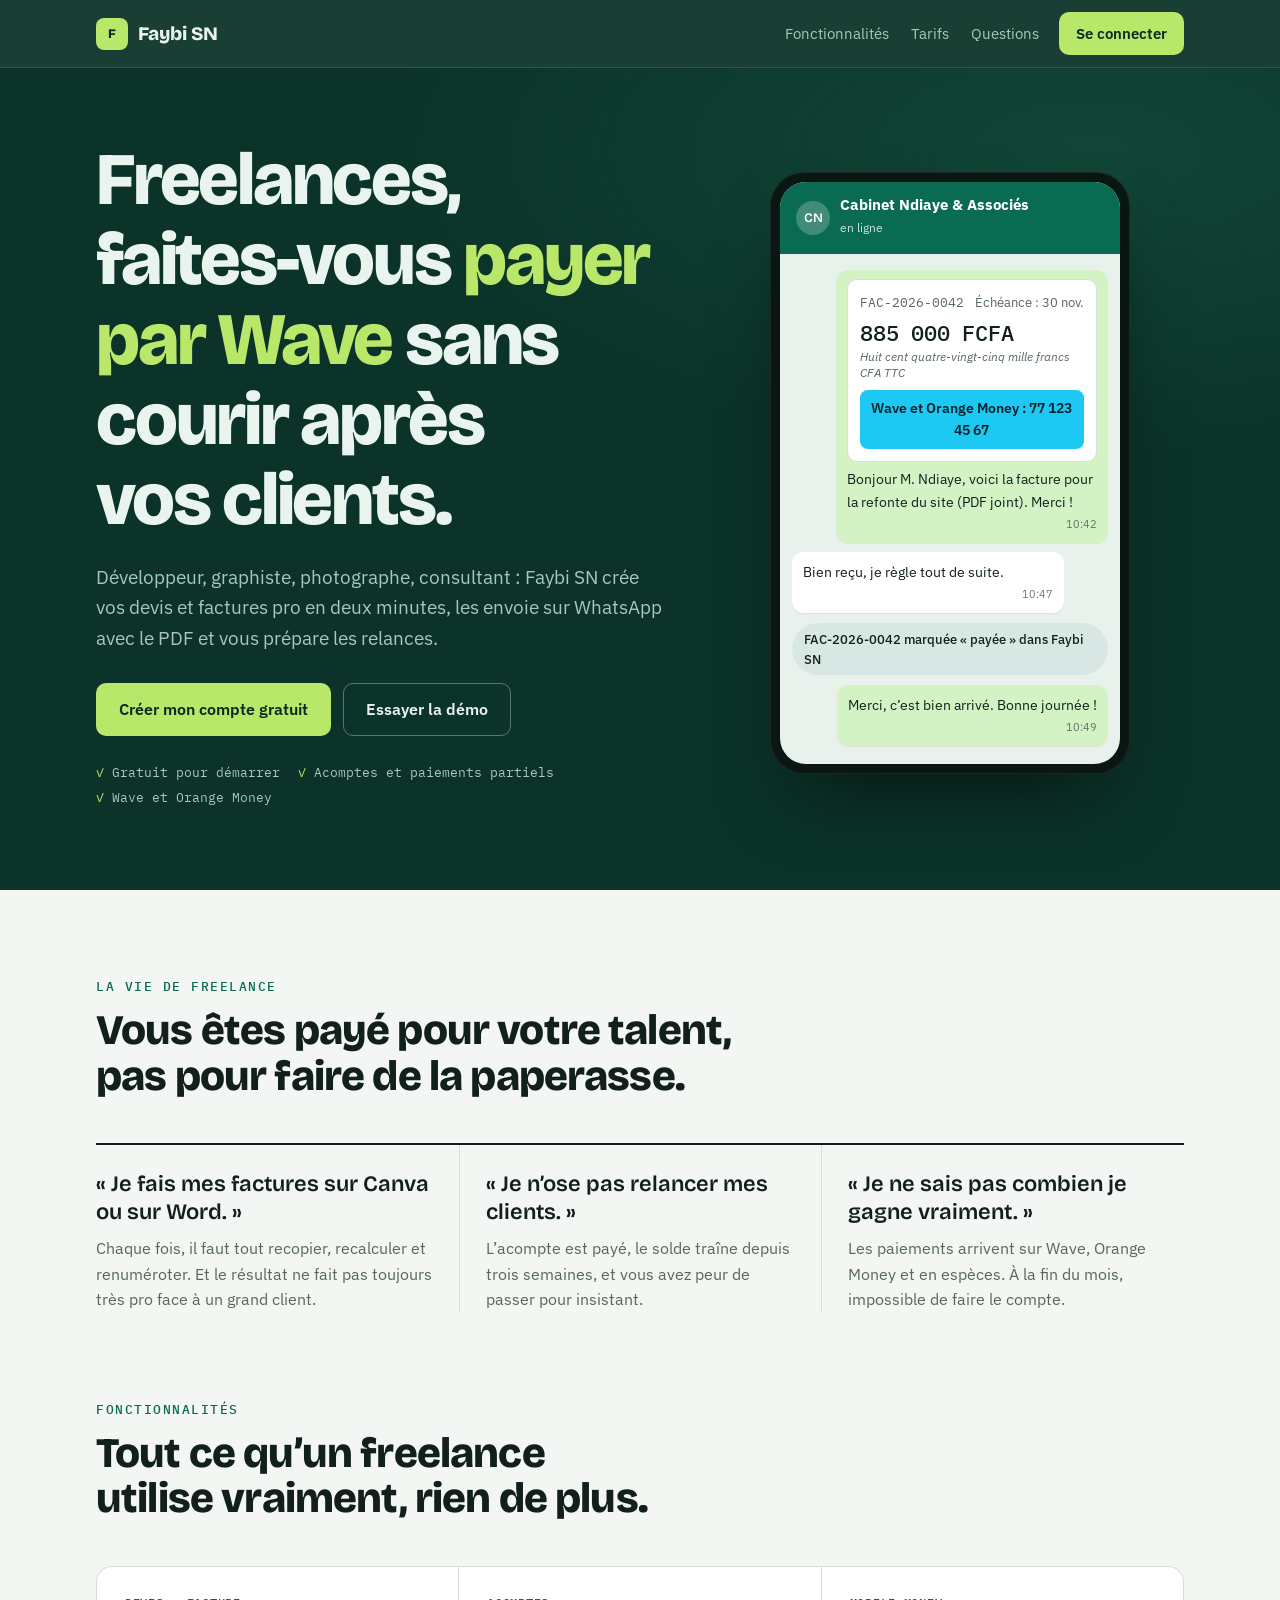
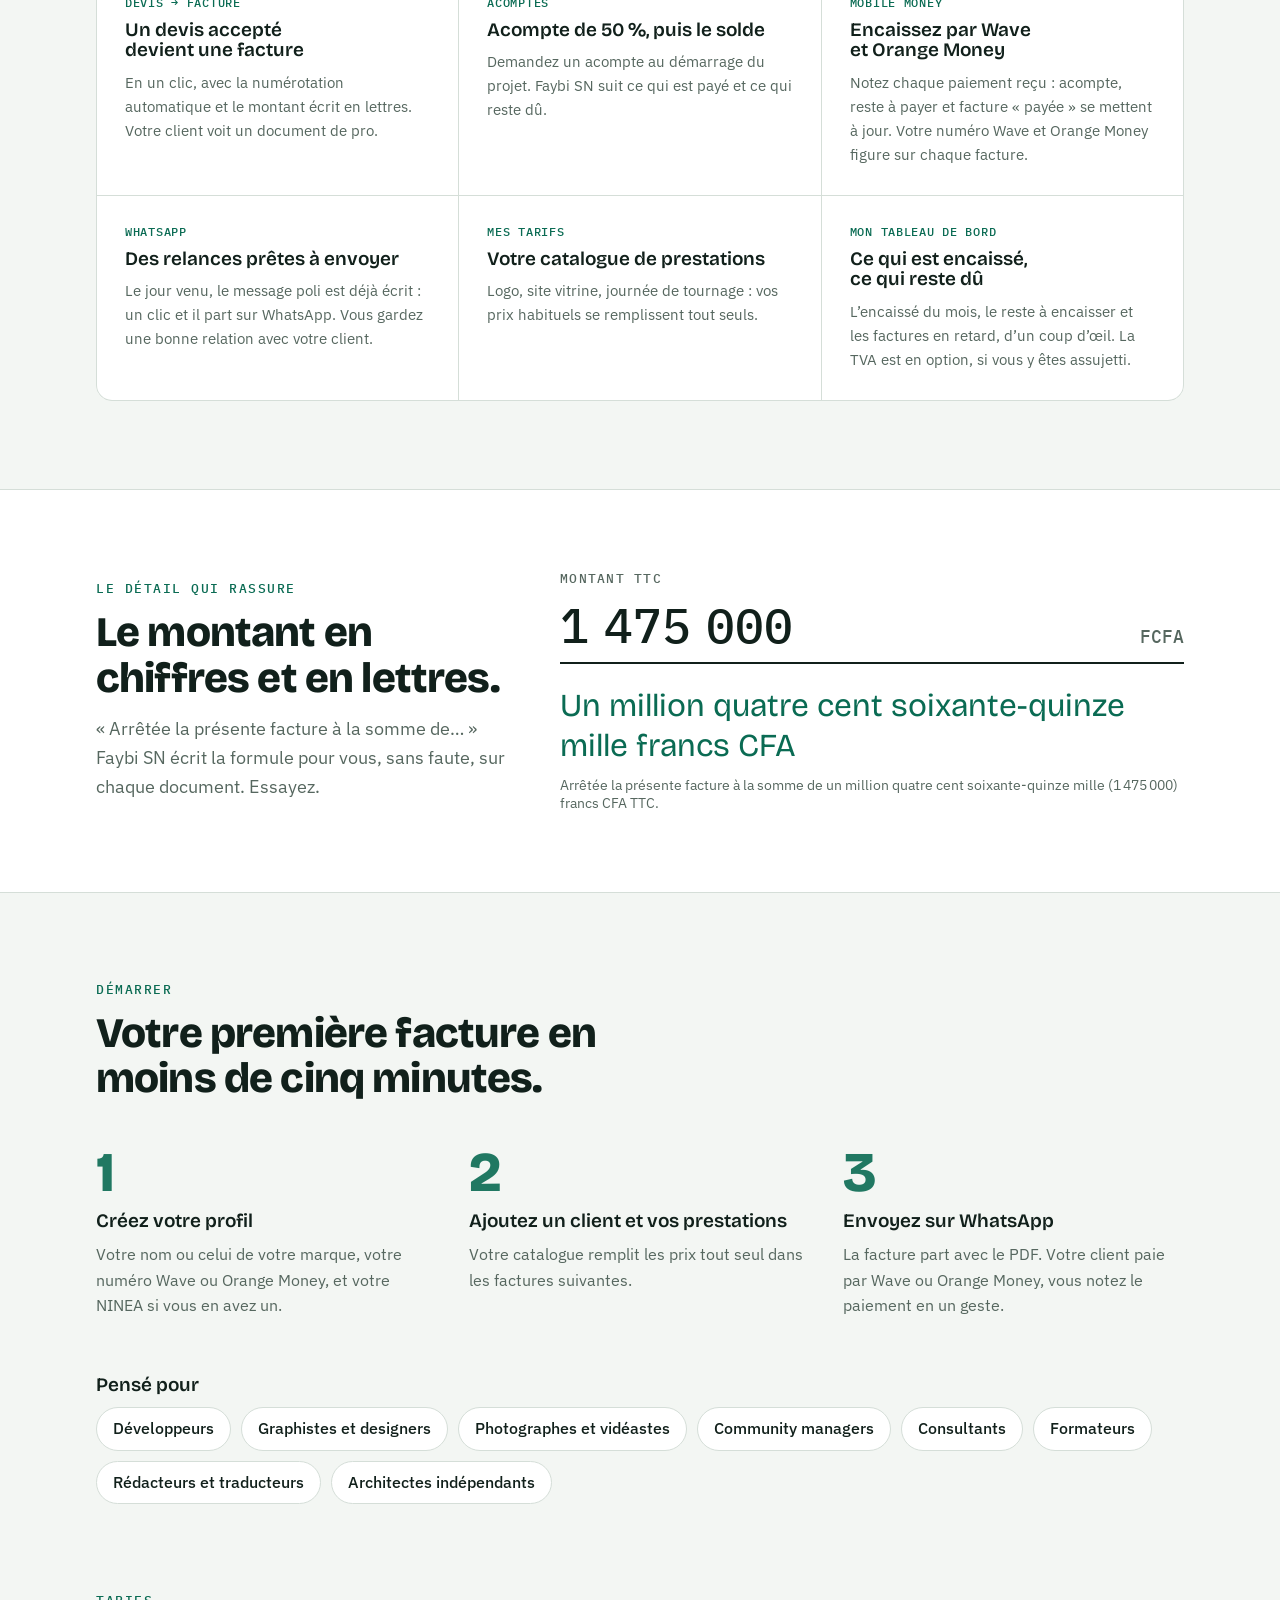
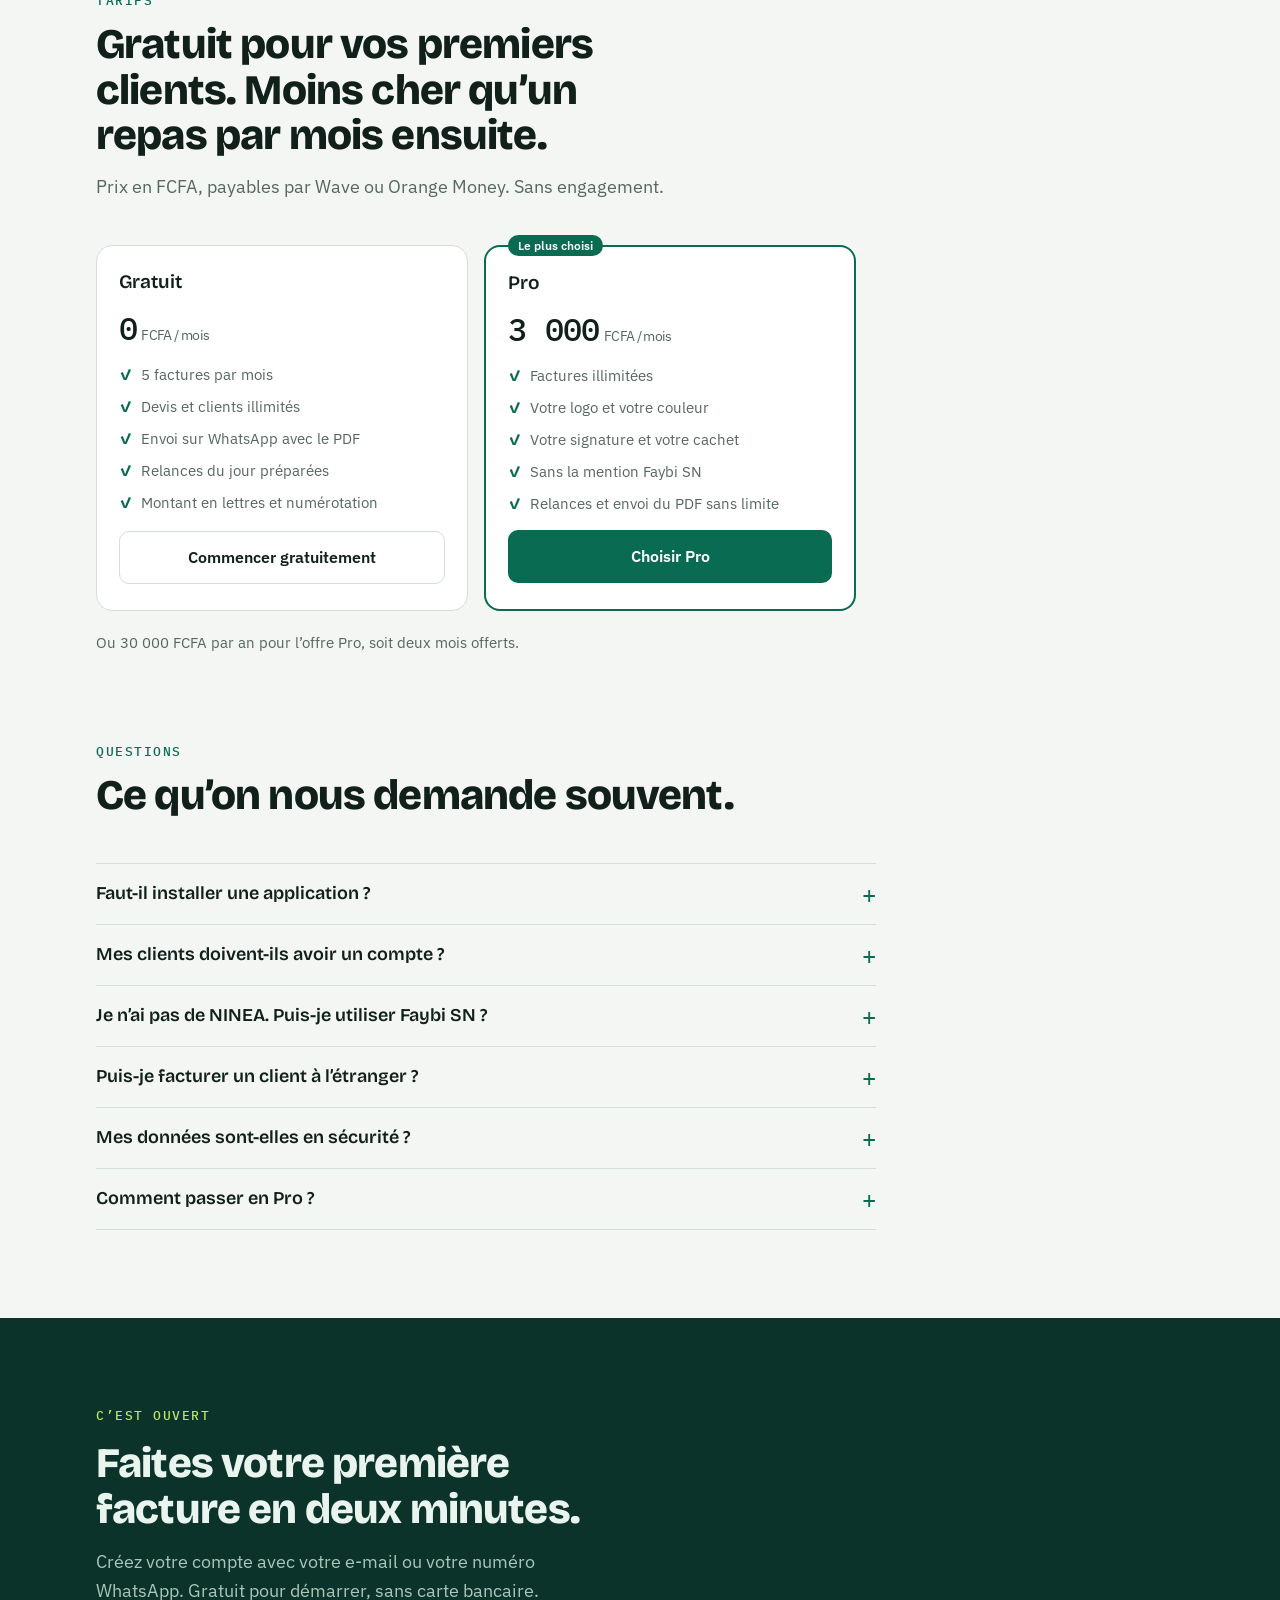
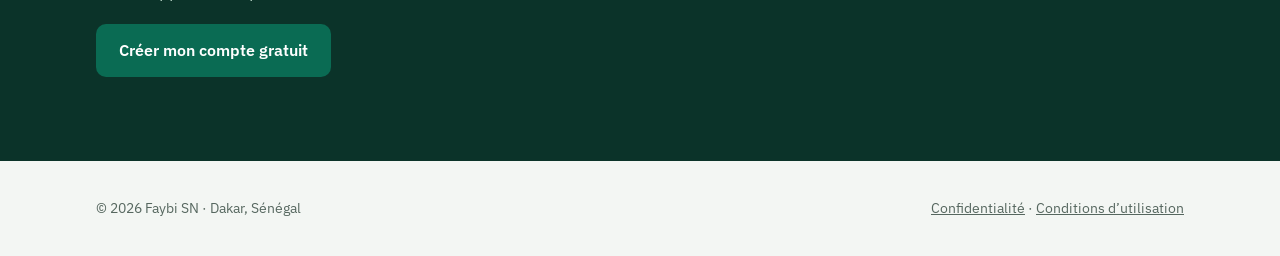
<file: index.html>
<!doctype html>
<html lang="fr">
<head>
<meta charset="utf-8">
<script>/* Ancienne adresse : on envoie vers la nouvelle */if(location.hostname==='facture-sn.pages.dev')location.replace('https://faybi-sn.pages.dev'+location.pathname+location.search+location.hash)</script>
<meta name="viewport" content="width=device-width, initial-scale=1, viewport-fit=cover">
<style>:root{color-scheme:light;padding-top:env(safe-area-inset-top,0px);padding-bottom:env(safe-area-inset-bottom,0px)}body{margin:0}img{max-width:100%}[hidden]{display:none!important}</style>
</head>
<body>
<title>Faybi SN</title>
<meta name="claude:viewport-fit-sides" content="cover">
<link rel="preconnect" href="https://fonts.googleapis.com">
<link rel="preconnect" href="https://fonts.gstatic.com" crossorigin>
<link rel="stylesheet" href="https://fonts.googleapis.com/css2?family=Bricolage+Grotesque:opsz,wght@12..96,400;12..96,600;12..96,800&family=IBM+Plex+Mono:wght@400;500&family=IBM+Plex+Sans:wght@400;500;600&display=swap">
<style>
/* Layout: un bandeau vert profond (le héros, la conversation WhatsApp) puis des sections claires ; le montant « en lettres » sert de signature typographique */
:root{
  --bg:#F3F6F3; --surface:#FFFFFF; --sunk:#E6ECE8; --ink:#11201B; --muted:#56675F; --line:#D5DED8;
  --accent:#0A6B53; --accent-ink:#FFFFFF; --accent-soft:#D8ECE4;
  --band:#0B3329; --band-2:#124637; --band-ink:#EAF4EF; --band-muted:#A9C7BA; --lime:#B9E769;
  --chat:#E9F1EC; --bubble:#FFFFFF; --bubble-me:#D3F3C4; --bubble-ink:#11201B;
  --f-display:"Bricolage Grotesque","IBM Plex Sans",system-ui,sans-serif;
  --f-body:"IBM Plex Sans",system-ui,-apple-system,"Segoe UI",Roboto,sans-serif;
  --f-mono:"IBM Plex Mono",ui-monospace,SFMono-Regular,Consolas,monospace;
  --max:1120px;
}
@media (prefers-color-scheme: dark){:root:not([data-theme="light"]){
  --bg:#0C1210; --surface:#131C19; --sunk:#1A2521; --ink:#E3ECE7; --muted:#93A59D; --line:#26332E;
  --accent:#3CC198; --accent-ink:#04231A; --accent-soft:#163A30;
  --band:#08231C; --band-2:#0E3329; --chat:#0F1A17; --bubble:#1A2723; --bubble-me:#1F4A33; --bubble-ink:#E3ECE7; color-scheme:dark}}
:root[data-theme="dark"]{
  --bg:#0C1210; --surface:#131C19; --sunk:#1A2521; --ink:#E3ECE7; --muted:#93A59D; --line:#26332E;
  --accent:#3CC198; --accent-ink:#04231A; --accent-soft:#163A30;
  --band:#08231C; --band-2:#0E3329; --chat:#0F1A17; --bubble:#1A2723; --bubble-me:#1F4A33; --bubble-ink:#E3ECE7; color-scheme:dark}

*{box-sizing:border-box}
html{scroll-behavior:smooth}
@media (prefers-reduced-motion:reduce){html{scroll-behavior:auto}*{animation:none!important;transition:none!important}}
body{background:var(--bg);color:var(--ink);font:16px/1.6 var(--f-body)}
body::before{content:"";position:fixed;inset:0 0 auto;height:env(safe-area-inset-top,0px);z-index:10;background:var(--band)}
h1,h2,h3{font-family:var(--f-display);margin:0;line-height:1.08;text-wrap:balance}
h2{font-size:clamp(28px,4vw,42px);font-weight:800;letter-spacing:-.02em}
h3{font-size:19px;font-weight:600}
p{margin:0}
a{color:inherit}
:focus-visible{outline:2px solid var(--accent);outline-offset:3px;border-radius:4px}
.wrap{max-width:var(--max);margin:0 auto;padding-left:max(16px,env(safe-area-inset-left,0px));padding-right:max(16px,env(safe-area-inset-right,0px))}
.mono{font-family:var(--f-mono);font-variant-numeric:tabular-nums}
.kicker{font:500 12.5px var(--f-mono);letter-spacing:.12em;text-transform:uppercase;color:var(--accent)}
.lead{color:var(--muted);font-size:18px;max-width:58ch}

.btn{display:inline-flex;align-items:center;justify-content:center;gap:8px;padding:13px 22px;border-radius:10px;font-weight:600;text-decoration:none;border:1px solid transparent;cursor:pointer;font-size:16px;white-space:nowrap}
.btn.primary{background:var(--lime);color:#0B2A20}
.btn.primary:hover{filter:brightness(1.06)}
.btn.ghost{border-color:color-mix(in srgb,var(--band-ink) 35%,transparent);color:var(--band-ink)}
.btn.ghost:hover{background:color-mix(in srgb,var(--band-ink) 10%,transparent)}
.btn.solid{background:var(--accent);color:var(--accent-ink)}
.btn.solid:hover{filter:brightness(1.07)}
.btn.line{border-color:var(--line);color:var(--ink);background:var(--surface)}
.btn.line:hover{background:var(--sunk)}

/* En-tête */
.top{position:sticky;top:env(safe-area-inset-top,0px);z-index:9;background:color-mix(in srgb,var(--band) 94%,transparent);backdrop-filter:blur(8px);color:var(--band-ink);border-bottom:1px solid color-mix(in srgb,var(--band-ink) 12%,transparent)}
.top .wrap{display:flex;align-items:center;gap:20px;padding-block:12px}
.logo{display:flex;align-items:center;gap:10px;text-decoration:none;font:800 19px var(--f-display)}
.logo i{width:32px;height:32px;border-radius:8px;background:var(--lime);color:#0B2A20;display:grid;place-items:center;font:800 13px var(--f-display);font-style:normal}
.top nav{display:flex;gap:22px;margin-left:auto;font-size:15px}
.top nav a{text-decoration:none;color:var(--band-muted)}
.top nav a:hover{color:var(--band-ink)}
.top .btn{padding:9px 16px;font-size:14.5px}

/* Héros */
.hero{background:radial-gradient(1200px 500px at 85% 10%,var(--band-2),transparent 60%),var(--band);color:var(--band-ink);overflow:hidden}
.hero .wrap{display:grid;grid-template-columns:minmax(0,1.1fr) minmax(0,.9fr);gap:48px;align-items:center;padding-block:72px 84px}
.hero h1{font-size:clamp(40px,6.2vw,74px);font-weight:800;letter-spacing:-.03em}
.hero h1 em{font-style:normal;color:var(--lime)}
.hero .lead{color:var(--band-muted);margin-top:22px;font-size:19px}
.cta{display:flex;flex-wrap:wrap;gap:12px;margin-top:30px}
.proof{display:flex;flex-wrap:wrap;gap:8px 18px;margin-top:28px;font:13px var(--f-mono);color:var(--band-muted)}
.proof span::before{content:"✓ ";color:var(--lime)}

.phone{justify-self:center;width:min(360px,100%);background:#0A1612;border-radius:34px;padding:10px;box-shadow:0 40px 80px -30px rgba(0,0,0,.6),inset 0 0 0 1px rgba(255,255,255,.08)}
.screen{background:var(--chat);border-radius:26px;overflow:hidden;color:var(--bubble-ink)}
.chathead{display:flex;align-items:center;gap:10px;padding:14px 16px;background:var(--accent);color:var(--accent-ink)}
.chathead .av{width:34px;height:34px;border-radius:50%;background:color-mix(in srgb,var(--accent-ink) 22%,transparent);display:grid;place-items:center;font:600 13px var(--f-display)}
.chathead b{display:block;font-size:15px;line-height:1.2}
.chathead small{opacity:.8;font-size:12px}
.msgs{display:flex;flex-direction:column;gap:10px;padding:16px 12px 18px;font-size:14px}
.msg{max-width:86%;background:var(--bubble);border-radius:12px;padding:9px 11px;box-shadow:0 1px 1px rgba(0,0,0,.06)}
.msg.me{align-self:flex-end;background:var(--bubble-me)}
.msg time{display:block;text-align:right;font-size:11px;opacity:.6;margin-top:3px}
.inv{background:var(--surface);color:var(--ink);border-radius:10px;padding:12px;border:1px solid var(--line);margin-bottom:6px}
.inv .r{display:flex;justify-content:space-between;gap:8px;font-size:12.5px;color:var(--muted)}
.inv .amt{font:500 22px var(--f-mono);color:var(--ink);margin:6px 0 2px;letter-spacing:-.01em}
.inv .words{font-size:11.5px;color:var(--muted);font-style:italic;line-height:1.35}
.inv .pay{display:block;text-align:center;margin-top:10px;background:#1DC8F2;color:#04222C;font-weight:600;border-radius:8px;padding:8px;font-size:13.5px}
.notif{align-self:center;background:color-mix(in srgb,var(--accent) 16%,var(--bubble));color:var(--bubble-ink);font-size:12.5px;border-radius:999px;padding:6px 12px;font-weight:500}
@media (prefers-reduced-motion:no-preference){
  .msgs > *{animation:pop .5s cubic-bezier(.2,.8,.2,1) both}
  .msgs > *:nth-child(2){animation-delay:.5s}.msgs > *:nth-child(3){animation-delay:1.1s}.msgs > *:nth-child(4){animation-delay:1.7s}
  @keyframes pop{from{transform:translateY(8px) scale(.97)}to{transform:none}}
}

section.s{padding-block:88px}
.shead{display:flex;flex-direction:column;gap:14px;margin-bottom:44px;max-width:720px}

/* Problèmes */
.pains{display:grid;grid-template-columns:repeat(3,minmax(0,1fr));gap:0;border-top:2px solid var(--ink)}
.pain{padding:26px 26px 0 0;display:flex;flex-direction:column;gap:10px}
.pain + .pain{padding-left:26px;border-left:1px solid var(--line)}
.pain .q{font:600 22px/1.25 var(--f-display)}
.pain p{color:var(--muted)}

/* Fonctionnalités */
.feats{display:grid;grid-template-columns:repeat(3,minmax(0,1fr));gap:1px;background:var(--line);border:1px solid var(--line);border-radius:16px;overflow:hidden}
.feat{background:var(--surface);padding:28px;display:flex;flex-direction:column;gap:10px;min-width:0}
.feat .tag{font:500 12px var(--f-mono);color:var(--accent);letter-spacing:.06em}
.feat p{color:var(--muted);font-size:15px}

/* Montant en lettres */
.words-band{background:var(--surface);border-block:1px solid var(--line)}
.words-band .wrap{display:grid;grid-template-columns:minmax(0,.8fr) minmax(0,1.2fr);gap:48px;align-items:center;padding-block:80px}
.conv label{display:block;font:500 12.5px var(--f-mono);letter-spacing:.1em;text-transform:uppercase;color:var(--muted);margin-bottom:8px}
.conv .inrow{display:flex;align-items:baseline;gap:10px;border-bottom:2px solid var(--ink);padding-bottom:6px}
.conv input{all:unset;font:500 clamp(30px,5vw,48px) var(--f-mono);font-variant-numeric:tabular-nums;width:100%;min-width:0;color:var(--ink)}
.conv .cur{font:500 18px var(--f-mono);color:var(--muted)}
.conv .out{margin-top:22px;font:400 clamp(22px,3vw,32px)/1.25 var(--f-display);color:var(--accent);min-height:2.5em}
.conv .out small{display:block;font:14px var(--f-body);color:var(--muted);margin-top:10px}

/* Étapes */
.steps{display:grid;grid-template-columns:repeat(3,minmax(0,1fr));gap:32px;counter-reset:st}
.step{display:flex;flex-direction:column;gap:10px;counter-increment:st}
.step::before{content:counter(st);font:800 56px/1 var(--f-display);color:var(--accent);opacity:.9}
.step p{color:var(--muted)}

.who{display:flex;flex-wrap:wrap;gap:10px;margin-top:8px}
.who span{border:1px solid var(--line);background:var(--surface);border-radius:999px;padding:8px 16px;font-weight:500}

/* Tarifs */
.plans{display:grid;grid-template-columns:repeat(4,minmax(0,1fr));gap:16px;align-items:stretch}
.plan{background:var(--surface);border:1px solid var(--line);border-radius:16px;padding:26px 22px;display:flex;flex-direction:column;gap:14px;min-width:0}
.plan.hl{border:2px solid var(--accent);position:relative}
.plan.hl::after{content:"Le plus choisi";position:absolute;top:-12px;left:22px;background:var(--accent);color:var(--accent-ink);font:600 12px var(--f-body);padding:3px 10px;border-radius:999px}
.plan .price{font:500 32px var(--f-mono);letter-spacing:-.02em;font-variant-numeric:tabular-nums}
.plan .price small{font:14px var(--f-body);color:var(--muted);margin-left:4px}
.plan ul{margin:0;padding:0;list-style:none;display:flex;flex-direction:column;gap:8px;font-size:15px;color:var(--muted);flex:1}
.plan li::before{content:"✓";color:var(--accent);font-weight:700;margin-right:8px}
.plan .btn{width:100%}
.cab{margin-top:20px;color:var(--muted);font-size:15px}
.plans.duo{grid-template-columns:repeat(2,minmax(0,1fr));max-width:760px}

/* FAQ */
.faq{max-width:780px;display:flex;flex-direction:column;border-top:1px solid var(--line)}
.faq details{border-bottom:1px solid var(--line);padding:18px 0}
.faq summary{cursor:pointer;font:600 18px var(--f-display);list-style:none;display:flex;justify-content:space-between;gap:16px}
.faq summary::-webkit-details-marker{display:none}
.faq summary::after{content:"+";font:400 24px/1 var(--f-mono);color:var(--accent);transition:transform .2s}
.faq details[open] summary::after{transform:rotate(45deg)}
.faq details p{color:var(--muted);margin-top:10px;max-width:65ch}

/* Inscription */
.join{background:var(--band);color:var(--band-ink)}
.join .wrap{display:grid;grid-template-columns:minmax(0,1fr) minmax(0,1fr);gap:48px;padding-block:84px;align-items:start}
.join h2{color:var(--band-ink)}
.join .lead{color:var(--band-muted);margin-top:16px}
.form{background:var(--surface);color:var(--ink);border-radius:18px;padding:28px;display:flex;flex-direction:column;gap:16px}
.form label{display:flex;flex-direction:column;gap:6px;font-size:14px;font-weight:500;color:var(--muted)}
.form input,.form select{font:inherit;font-size:16px;color:var(--ink);background:var(--bg);border:1px solid var(--line);border-radius:10px;padding:11px 13px;width:100%}
.form input:focus,.form select:focus{outline:2px solid var(--accent);outline-offset:-1px;border-color:transparent}
.form .two{display:grid;grid-template-columns:1fr 1fr;gap:14px}
.form .err{color:#B42B22;font-size:14px;font-weight:500}
.done{display:flex;flex-direction:column;gap:10px}
.done b{font:700 24px var(--f-display)}
.done p{color:var(--muted)}

footer{padding-block:36px;color:var(--muted);font-size:14px}
footer .wrap{display:flex;flex-wrap:wrap;gap:12px 24px;justify-content:space-between}

@media (max-width:920px){
  .hero .wrap,.words-band .wrap,.join .wrap{grid-template-columns:minmax(0,1fr)}
  .feats{grid-template-columns:repeat(2,minmax(0,1fr))}
  .plans{grid-template-columns:repeat(2,minmax(0,1fr))}
  .top nav{display:none}
  .top .btn{margin-left:auto}
}
@media (max-width:640px){
  section.s{padding-block:64px}
  .hero .wrap{padding-block:48px 64px}
  .pains,.steps{grid-template-columns:minmax(0,1fr)}
  .pain,.pain + .pain{padding:22px 0;border-left:0;border-bottom:1px solid var(--line)}
  .feats,.plans,.plans.duo{grid-template-columns:minmax(0,1fr)}
  .form .two{grid-template-columns:minmax(0,1fr)}
  .plan.hl{margin-top:8px}
}
</style>

<header class="top">
  <div class="wrap">
    <a class="logo" href="#haut"><i>F</i>Faybi SN</a>
    <nav aria-label="Sections"><a href="#fonctionnalites">Fonctionnalités</a><a href="#tarifs">Tarifs</a><a href="#questions">Questions</a></nav>
    <a class="btn primary" href="app/">Se connecter</a>
  </div>
</header>

<main id="haut">
  <section class="hero">
    <div class="wrap">
      <div>
        <h1>Freelances, faites-vous <em>payer par Wave</em> sans courir après vos clients.</h1>
        <p class="lead">Développeur, graphiste, photographe, consultant : Faybi SN crée vos devis et factures pro en deux minutes, les envoie sur WhatsApp avec le PDF et vous prépare les relances.</p>
        <div class="cta">
          <a class="btn primary" href="app/">Créer mon compte gratuit</a>
          <a class="btn ghost" href="demo.html">Essayer la démo</a>
        </div>
        <div class="proof"><span>Gratuit pour démarrer</span><span>Acomptes et paiements partiels</span><span>Wave et Orange Money</span></div>
      </div>

      <div class="phone" aria-label="Exemple de facture envoyée sur WhatsApp">
        <div class="screen">
          <div class="chathead"><span class="av">CN</span><div><b>Cabinet Ndiaye &amp; Associés</b><small>en ligne</small></div></div>
          <div class="msgs">
            <div class="msg me">
              <div class="inv">
                <div class="r"><span class="mono">FAC-2026-0042</span><span>Échéance : 30 nov.</span></div>
                <div class="amt">885 000 FCFA</div>
                <div class="words">Huit cent quatre-vingt-cinq mille francs CFA TTC</div>
                <span class="pay">Wave et Orange Money : 77 123 45 67</span>
              </div>
              Bonjour M. Ndiaye, voici la facture pour la refonte du site (PDF joint). Merci !
              <time>10:42</time>
            </div>
            <div class="msg">Bien reçu, je règle tout de suite.<time>10:47</time></div>
            <div class="notif">FAC-2026-0042 marquée « payée » dans Faybi SN</div>
            <div class="msg me">Merci, c’est bien arrivé. Bonne journée !<time>10:49</time></div>
          </div>
        </div>
      </div>
    </div>
  </section>

  <section class="s">
    <div class="wrap">
      <div class="shead"><span class="kicker">La vie de freelance</span><h2>Vous êtes payé pour votre talent, pas pour faire de la paperasse.</h2></div>
      <div class="pains">
        <div class="pain"><span class="q">« Je fais mes factures sur Canva ou sur Word. »</span><p>Chaque fois, il faut tout recopier, recalculer et renuméroter. Et le résultat ne fait pas toujours très pro face à un grand client.</p></div>
        <div class="pain"><span class="q">« Je n’ose pas relancer mes clients. »</span><p>L’acompte est payé, le solde traîne depuis trois semaines, et vous avez peur de passer pour insistant.</p></div>
        <div class="pain"><span class="q">« Je ne sais pas combien je gagne vraiment. »</span><p>Les paiements arrivent sur Wave, Orange Money et en espèces. À la fin du mois, impossible de faire le compte.</p></div>
      </div>
    </div>
  </section>

  <section class="s" id="fonctionnalites" style="padding-top:0">
    <div class="wrap">
      <div class="shead"><span class="kicker">Fonctionnalités</span><h2>Tout ce qu’un freelance utilise vraiment, rien de plus.</h2></div>
      <div class="feats">
        <div class="feat"><span class="tag">DEVIS → FACTURE</span><h3>Un devis accepté devient une facture</h3><p>En un clic, avec la numérotation automatique et le montant écrit en lettres. Votre client voit un document de pro.</p></div>
        <div class="feat"><span class="tag">ACOMPTES</span><h3>Acompte de 50 %, puis le solde</h3><p>Demandez un acompte au démarrage du projet. Faybi SN suit ce qui est payé et ce qui reste dû.</p></div>
        <div class="feat"><span class="tag">MOBILE MONEY</span><h3>Encaissez par Wave et Orange Money</h3><p>Notez chaque paiement reçu : acompte, reste à payer et facture « payée » se mettent à jour. Votre numéro Wave et Orange Money figure sur chaque facture.</p></div>
        <div class="feat"><span class="tag">WHATSAPP</span><h3>Des relances prêtes à envoyer</h3><p>Le jour venu, le message poli est déjà écrit : un clic et il part sur WhatsApp. Vous gardez une bonne relation avec votre client.</p></div>
        <div class="feat"><span class="tag">MES TARIFS</span><h3>Votre catalogue de prestations</h3><p>Logo, site vitrine, journée de tournage : vos prix habituels se remplissent tout seuls.</p></div>
        <div class="feat"><span class="tag">MON TABLEAU DE BORD</span><h3>Ce qui est encaissé, ce qui reste dû</h3><p>L’encaissé du mois, le reste à encaisser et les factures en retard, d’un coup d’œil. La TVA est en option, si vous y êtes assujetti.</p></div>
      </div>
    </div>
  </section>

  <section class="words-band">
    <div class="wrap">
      <div class="shead" style="margin:0"><span class="kicker">Le détail qui rassure</span><h2>Le montant en chiffres et en lettres.</h2>
        <p class="lead">« Arrêtée la présente facture à la somme de… » Faybi SN écrit la formule pour vous, sans faute, sur chaque document. Essayez.</p></div>
      <div class="conv">
        <label for="amount">Montant TTC</label>
        <div class="inrow"><input id="amount" type="text" inputmode="numeric" value="1 475 000" aria-describedby="words"><span class="cur">FCFA</span></div>
        <p class="out" id="words" aria-live="polite"></p>
      </div>
    </div>
  </section>

  <section class="s">
    <div class="wrap">
      <div class="shead"><span class="kicker">Démarrer</span><h2>Votre première facture en moins de cinq minutes.</h2></div>
      <div class="steps">
        <div class="step"><h3>Créez votre profil</h3><p>Votre nom ou celui de votre marque, votre numéro Wave ou Orange Money, et votre NINEA si vous en avez un.</p></div>
        <div class="step"><h3>Ajoutez un client et vos prestations</h3><p>Votre catalogue remplit les prix tout seul dans les factures suivantes.</p></div>
        <div class="step"><h3>Envoyez sur WhatsApp</h3><p>La facture part avec le PDF. Votre client paie par Wave ou Orange Money, vous notez le paiement en un geste.</p></div>
      </div>
      <div style="margin-top:56px"><h3 style="margin-bottom:12px">Pensé pour</h3>
        <div class="who"><span>Développeurs</span><span>Graphistes et designers</span><span>Photographes et vidéastes</span><span>Community managers</span><span>Consultants</span><span>Formateurs</span><span>Rédacteurs et traducteurs</span><span>Architectes indépendants</span></div></div>
    </div>
  </section>

  <section class="s" id="tarifs" style="padding-top:0">
    <div class="wrap">
      <div class="shead"><span class="kicker">Tarifs</span><h2>Gratuit pour vos premiers clients. Moins cher qu’un repas par mois ensuite.</h2><p class="lead">Prix en FCFA, payables par Wave ou Orange Money. Sans engagement.</p></div>
      <div class="plans duo">
        <div class="plan"><h3>Gratuit</h3><div class="price">0<small>FCFA / mois</small></div>
          <ul><li>5 factures par mois</li><li>Devis et clients illimités</li><li>Envoi sur WhatsApp avec le PDF</li><li>Relances du jour préparées</li><li>Montant en lettres et numérotation</li></ul><a class="btn line" href="app/">Commencer gratuitement</a></div>
        <div class="plan hl"><h3>Pro</h3><div class="price">3 000<small>FCFA / mois</small></div>
          <ul><li>Factures illimitées</li><li>Votre logo et votre couleur</li><li>Votre signature et votre cachet</li><li>Sans la mention Faybi SN</li><li>Relances et envoi du PDF sans limite</li></ul><a class="btn solid" href="app/">Choisir Pro</a></div>
      </div>
      <p class="cab">Ou 30 000 FCFA par an pour l’offre Pro, soit deux mois offerts.</p>
    </div>
  </section>

  <section class="s" id="questions" style="padding-top:0">
    <div class="wrap">
      <div class="shead"><span class="kicker">Questions</span><h2>Ce qu’on nous demande souvent.</h2></div>
      <div class="faq">
        <details><summary>Faut-il installer une application ?</summary><p>Non. Faybi SN fonctionne dans le navigateur de votre téléphone ou de votre ordinateur. Sur téléphone, ajoutez-la à votre écran d’accueil : elle s’ouvre comme une application.</p></details>
        <details><summary>Mes clients doivent-ils avoir un compte ?</summary><p>Non. Ils reçoivent la facture en PDF sur WhatsApp et vous paient avec leur application Wave ou Orange Money, au numéro indiqué sur la facture.</p></details>
        <details><summary>Je n’ai pas de NINEA. Puis-je utiliser Faybi SN ?</summary><p>Oui. Le NINEA et la TVA sont facultatifs dans votre profil. Vous les ajoutez le jour où vous formalisez votre activité, et vos factures se mettent à jour.</p></details>
        <details><summary>Puis-je facturer un client à l’étranger ?</summary><p>Oui. Vous pouvez émettre vos factures en FCFA ou en euros et les envoyer en PDF, sur WhatsApp ou par e-mail.</p></details>
        <details><summary>Mes données sont-elles en sécurité ?</summary><p>Les échanges sont chiffrés, chaque compte ne voit que ses propres données, et rien n’est revendu. Vous pouvez exporter ou supprimer toutes vos données à tout moment, depuis les paramètres.</p></details>
        <details><summary>Comment passer en Pro ?</summary><p>Dans l’application, ouvrez Paramètres › Passer en Pro, payez par Wave ou Orange Money puis appuyez sur « J’ai payé ». Vous recevez un code Pro sur WhatsApp, à saisir dans l’application.</p></details>
      </div>
    </div>
  </section>

  <section class="join" id="inscription">
    <div class="wrap">
      <div><span class="kicker" style="color:var(--lime)">C’est ouvert</span>
        <h2 style="margin-top:14px">Faites votre première facture en deux minutes.</h2>
        <p class="lead">Créez votre compte avec votre e-mail ou votre numéro WhatsApp. Gratuit pour démarrer, sans carte bancaire.</p>
        <div class="cta" style="margin-top:18px"><a class="btn solid" href="app/">Créer mon compte gratuit</a></div></div>
      <div id="joinbox" hidden>
        <form class="form" id="joinform" novalidate>
          <label for="j-name">Prénom et nom<input id="j-name" type="text" autocomplete="name" placeholder="Ex. : Aminata Fall"></label>
          <label for="j-phone">Numéro WhatsApp<input id="j-phone" type="tel" autocomplete="tel" placeholder="+221 77 000 00 00"></label>
          <div class="two">
            <label for="j-job">Activité<select id="j-job"><option>Développement</option><option>Graphisme et design</option><option>Photo et vidéo</option><option>Community management</option><option>Conseil</option><option>Formation</option><option>Rédaction et traduction</option><option>Autre</option></select></label>
            <label for="j-vol">Factures par mois<select id="j-vol"><option>1 à 3</option><option>4 à 10</option><option>Plus de 10</option></select></label>
          </div>
          <p class="err" id="j-err" hidden></p>
          <button class="btn solid" type="submit">Rejoindre la liste d’attente</button>
        </form>
      </div>
    </div>
  </section>
</main>

<footer><div class="wrap"><span>© 2026 Faybi SN · Dakar, Sénégal</span><span><a href="confidentialite.html" style="color:inherit">Confidentialité</a> · <a href="conditions.html" style="color:inherit">Conditions d’utilisation</a></span></div></footer>

<script>
const U = ['', 'un', 'deux', 'trois', 'quatre', 'cinq', 'six', 'sept', 'huit', 'neuf', 'dix', 'onze', 'douze', 'treize', 'quatorze', 'quinze', 'seize', 'dix-sept', 'dix-huit', 'dix-neuf'];
const D = ['', 'dix', 'vingt', 'trente', 'quarante', 'cinquante', 'soixante'];
function under100(n, final) {
  if (n < 20) return U[n];
  const t = Math.floor(n / 10), u = n % 10;
  if (t === 7) return n === 71 ? 'soixante et onze' : 'soixante-' + U[n - 60];
  if (t === 9) return 'quatre-vingt-' + U[n - 80];
  if (t === 8) return u === 0 ? (final ? 'quatre-vingts' : 'quatre-vingt') : 'quatre-vingt-' + U[u];
  if (u === 0) return D[t];
  return D[t] + (u === 1 ? ' et un' : '-' + U[u]);
}
function under1000(n, final) {
  const h = Math.floor(n / 100), r = n % 100;
  let s = '';
  if (h) s = h === 1 ? 'cent' : U[h] + ' cent' + (r === 0 && final ? 's' : '');
  if (r) s += (s ? ' ' : '') + under100(r, final);
  return s;
}
function enLettres(n) {
  if (n === 0) return 'zéro';
  const mrd = Math.floor(n / 1e9), mio = Math.floor(n / 1e6) % 1000, k = Math.floor(n / 1000) % 1000, r = n % 1000, p = [];
  if (mrd) p.push(under1000(mrd, true) + ' milliard' + (mrd > 1 ? 's' : ''));
  if (mio) p.push(under1000(mio, true) + ' million' + (mio > 1 ? 's' : ''));
  if (k) p.push(k === 1 ? 'mille' : under1000(k, false) + ' mille');
  if (r) p.push(under1000(r, true));
  return p.join(' ');
}

const nf = new Intl.NumberFormat('fr-FR');
const amount = document.getElementById('amount'), out = document.getElementById('words');
function update() {
  const digits = amount.value.replace(/\D/g, '').slice(0, 12);
  const n = digits ? parseInt(digits, 10) : 0;
  if (digits) amount.value = nf.format(n);
  const w = enLettres(n);
  out.innerHTML = digits
    ? `${w.charAt(0).toUpperCase() + w.slice(1)} francs CFA<small>Arrêtée la présente facture à la somme de ${w} (${nf.format(n)}) francs CFA TTC.</small>`
    : `<small>Tapez un montant pour le voir écrit en lettres.</small>`;
}
amount.addEventListener('input', update);
update();

document.getElementById('joinform')?.addEventListener('submit', e => {
  e.preventDefault();
  const name = document.getElementById('j-name').value.trim(), phone = document.getElementById('j-phone').value.replace(/[^\d+]/g, '');
  const err = document.getElementById('j-err');
  if (!name) { err.textContent = 'Indiquez votre nom.'; err.hidden = false; return; }
  if (phone.replace(/\D/g, '').length < 9) { err.textContent = 'Indiquez un numéro WhatsApp complet, par exemple +221 77 000 00 00.'; err.hidden = false; return; }
  const first = name.split(/\s+/)[0].replace(/[<>&"]/g, '');
  document.getElementById('joinbox').innerHTML = `<div class="form done" role="status"><b>Merci ${first} !</b>
    <p>Dans la version finale, vous recevrez un message WhatsApp de bienvenue.</p>
    <p>Cette page est une maquette : votre inscription n’a pas été enregistrée.</p></div>`;
});
</script>

</body>
</html>
</file>
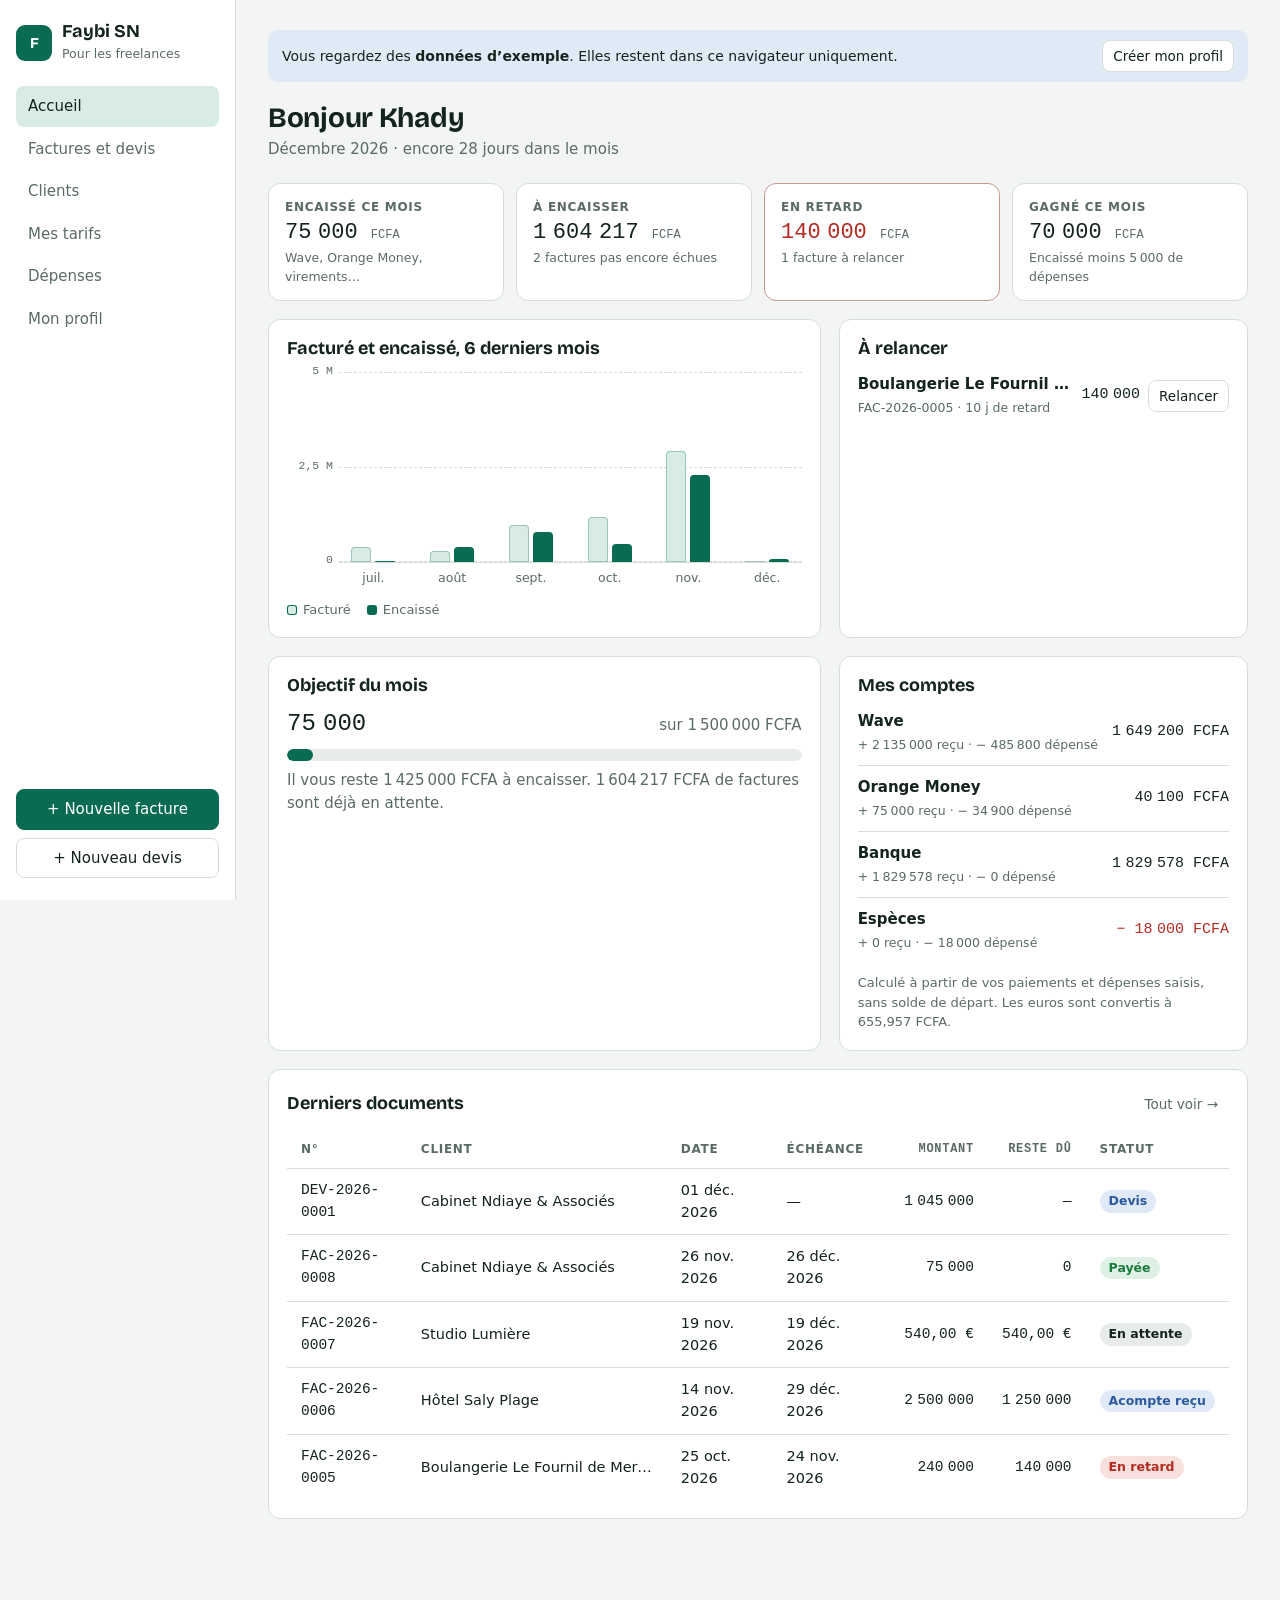
<file: app.html>
<!doctype html>
<html lang="fr">
<head>
<meta charset="utf-8">
<script>/* Ancienne adresse : on envoie vers la nouvelle */if(location.hostname==='facture-sn.pages.dev')location.replace('https://faybi-sn.pages.dev'+location.pathname+location.search+location.hash)</script>
<title>Faybi SN</title>
<meta http-equiv="refresh" content="0; url=demo.html">
<link rel="canonical" href="demo.html">
</head>
<body>
<p>La démo a déménagé : <a href="demo.html">ouvrir la démo de Faybi SN</a>.</p>
</body>
</html>
</file>
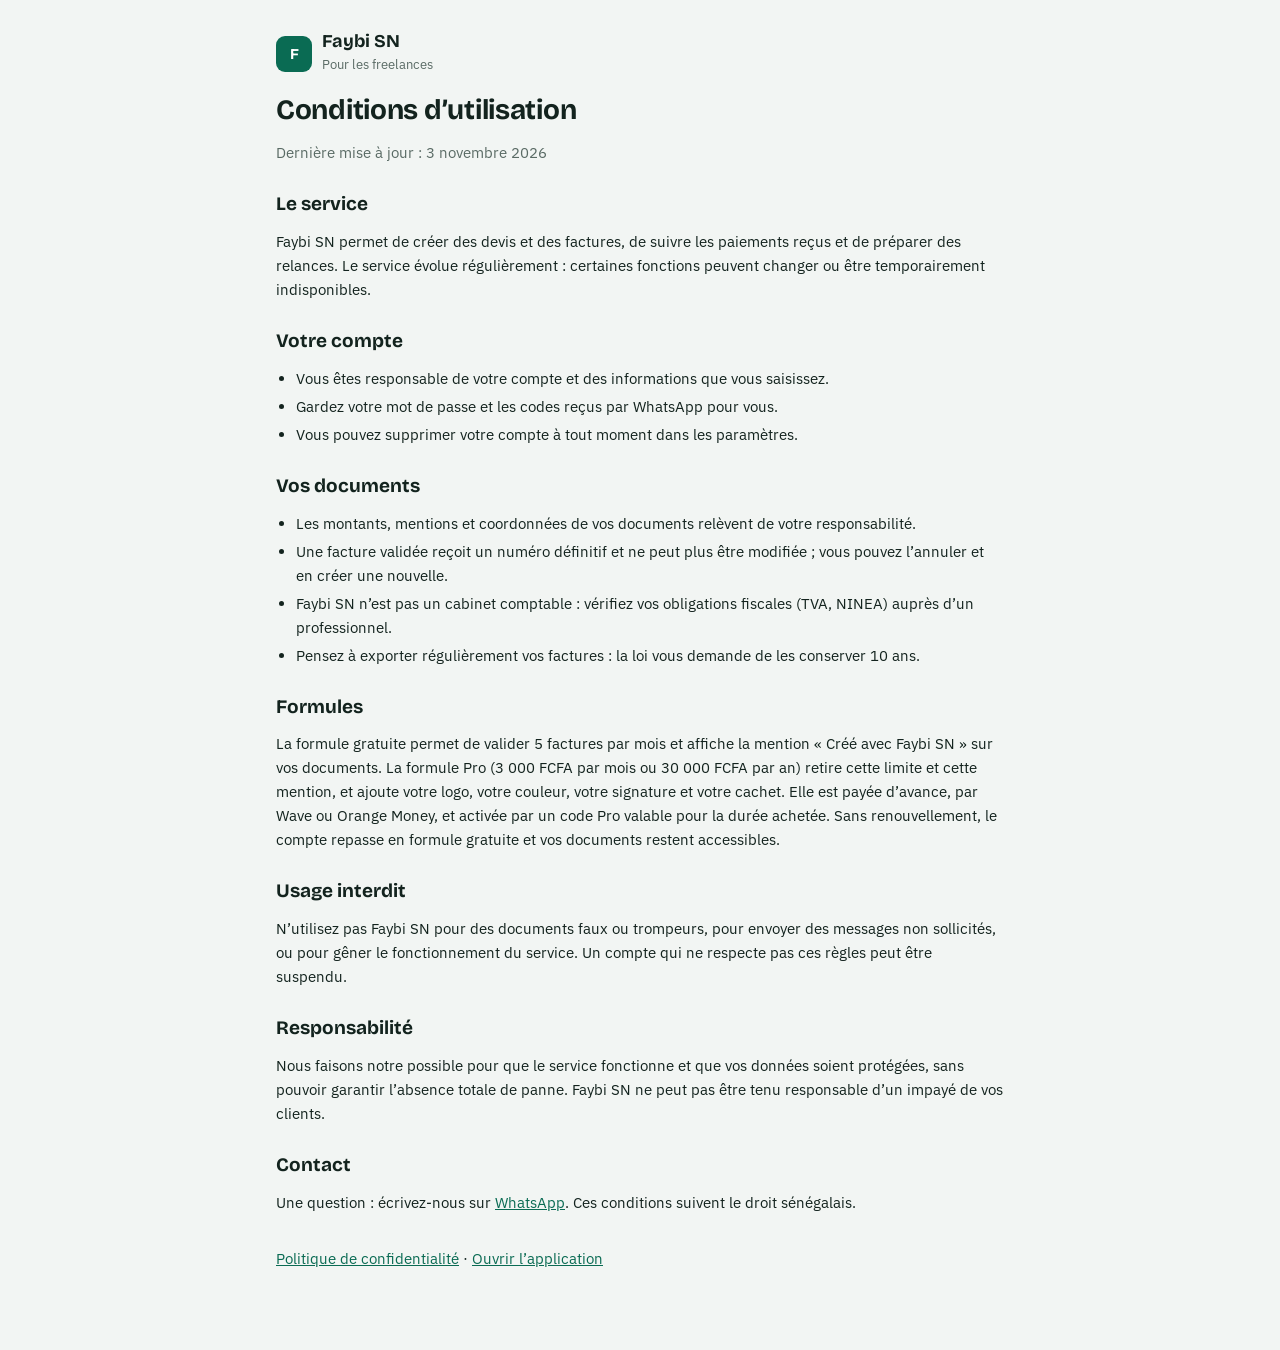
<file: conditions.html>
<!doctype html>
<html lang="fr">
<head>
<meta charset="utf-8">
<script>/* Ancienne adresse : on envoie vers la nouvelle */if(location.hostname==='facture-sn.pages.dev')location.replace('https://faybi-sn.pages.dev'+location.pathname+location.search+location.hash)</script>
<meta name="viewport" content="width=device-width, initial-scale=1, viewport-fit=cover">
<title>Conditions d’utilisation · Faybi SN</title>
<meta name="description" content="Les règles d’utilisation de Faybi SN.">
<meta name="theme-color" content="#0A6B53">
<link rel="icon" href="app/icons/icon.svg" type="image/svg+xml">
<link rel="preconnect" href="https://fonts.googleapis.com">
<link rel="preconnect" href="https://fonts.gstatic.com" crossorigin>
<link rel="stylesheet" href="https://fonts.googleapis.com/css2?family=Bricolage+Grotesque:opsz,wght@12..96,500;12..96,700&family=IBM+Plex+Mono:wght@400;500&family=IBM+Plex+Sans:wght@400;500;600&display=swap">
<link rel="stylesheet" href="app/css/app.css">
<style>
.legal{max-width:760px;margin:0 auto;padding:32px max(16px,env(safe-area-inset-right,0px)) 64px max(16px,env(safe-area-inset-left,0px));line-height:1.6}
.legal h1{margin:18px 0 4px}.legal h2{margin:28px 0 6px;font-size:19px}.legal ul{padding-left:20px}.legal li{margin:4px 0}
.legal a{color:var(--accent)}
</style>
</head>
<body>
<main class="legal">
  <a class="brand" href="./" style="text-decoration:none;color:inherit"><span class="mark" aria-hidden="true">F</span><div><b>Faybi SN</b><small>Pour les freelances</small></div></a>
  <h1>Conditions d’utilisation</h1>
  <p class="muted">Dernière mise à jour : 3 novembre 2026</p>

  <h2>Le service</h2>
  <p>Faybi SN permet de créer des devis et des factures, de suivre les paiements reçus et de préparer des relances. Le service évolue régulièrement : certaines fonctions peuvent changer ou être temporairement indisponibles.</p>

  <h2>Votre compte</h2>
  <ul>
    <li>Vous êtes responsable de votre compte et des informations que vous saisissez.</li>
    <li>Gardez votre mot de passe et les codes reçus par WhatsApp pour vous.</li>
    <li>Vous pouvez supprimer votre compte à tout moment dans les paramètres.</li>
  </ul>

  <h2>Vos documents</h2>
  <ul>
    <li>Les montants, mentions et coordonnées de vos documents relèvent de votre responsabilité.</li>
    <li>Une facture validée reçoit un numéro définitif et ne peut plus être modifiée ; vous pouvez l’annuler et en créer une nouvelle.</li>
    <li>Faybi SN n’est pas un cabinet comptable : vérifiez vos obligations fiscales (TVA, NINEA) auprès d’un professionnel.</li>
    <li>Pensez à exporter régulièrement vos factures : la loi vous demande de les conserver 10 ans.</li>
  </ul>

  <h2>Formules</h2>
  <p>La formule gratuite permet de valider 5 factures par mois et affiche la mention « Créé avec Faybi SN » sur vos documents. La formule Pro (3 000 FCFA par mois ou 30 000 FCFA par an) retire cette limite et cette mention, et ajoute votre logo, votre couleur, votre signature et votre cachet. Elle est payée d’avance, par Wave ou Orange Money, et activée par un code Pro valable pour la durée achetée. Sans renouvellement, le compte repasse en formule gratuite et vos documents restent accessibles.</p>

  <h2>Usage interdit</h2>
  <p>N’utilisez pas Faybi SN pour des documents faux ou trompeurs, pour envoyer des messages non sollicités, ou pour gêner le fonctionnement du service. Un compte qui ne respecte pas ces règles peut être suspendu.</p>

  <h2>Responsabilité</h2>
  <p>Nous faisons notre possible pour que le service fonctionne et que vos données soient protégées, sans pouvoir garantir l’absence totale de panne. Faybi SN ne peut pas être tenu responsable d’un impayé de vos clients.</p>

  <h2>Contact</h2>
  <p>Une question : écrivez-nous sur <a id="wa" href="#">WhatsApp</a>. Ces conditions suivent le droit sénégalais.</p>

  <p style="margin-top:32px"><a href="confidentialite.html">Politique de confidentialité</a> · <a href="app/">Ouvrir l’application</a></p>
</main>
<script type="module">
import {WHATSAPP_GATEWAY} from './app/js/config.js';
if (WHATSAPP_GATEWAY) document.getElementById('wa').href = 'https://wa.me/' + WHATSAPP_GATEWAY;
</script>
</body>
</html>
</file>
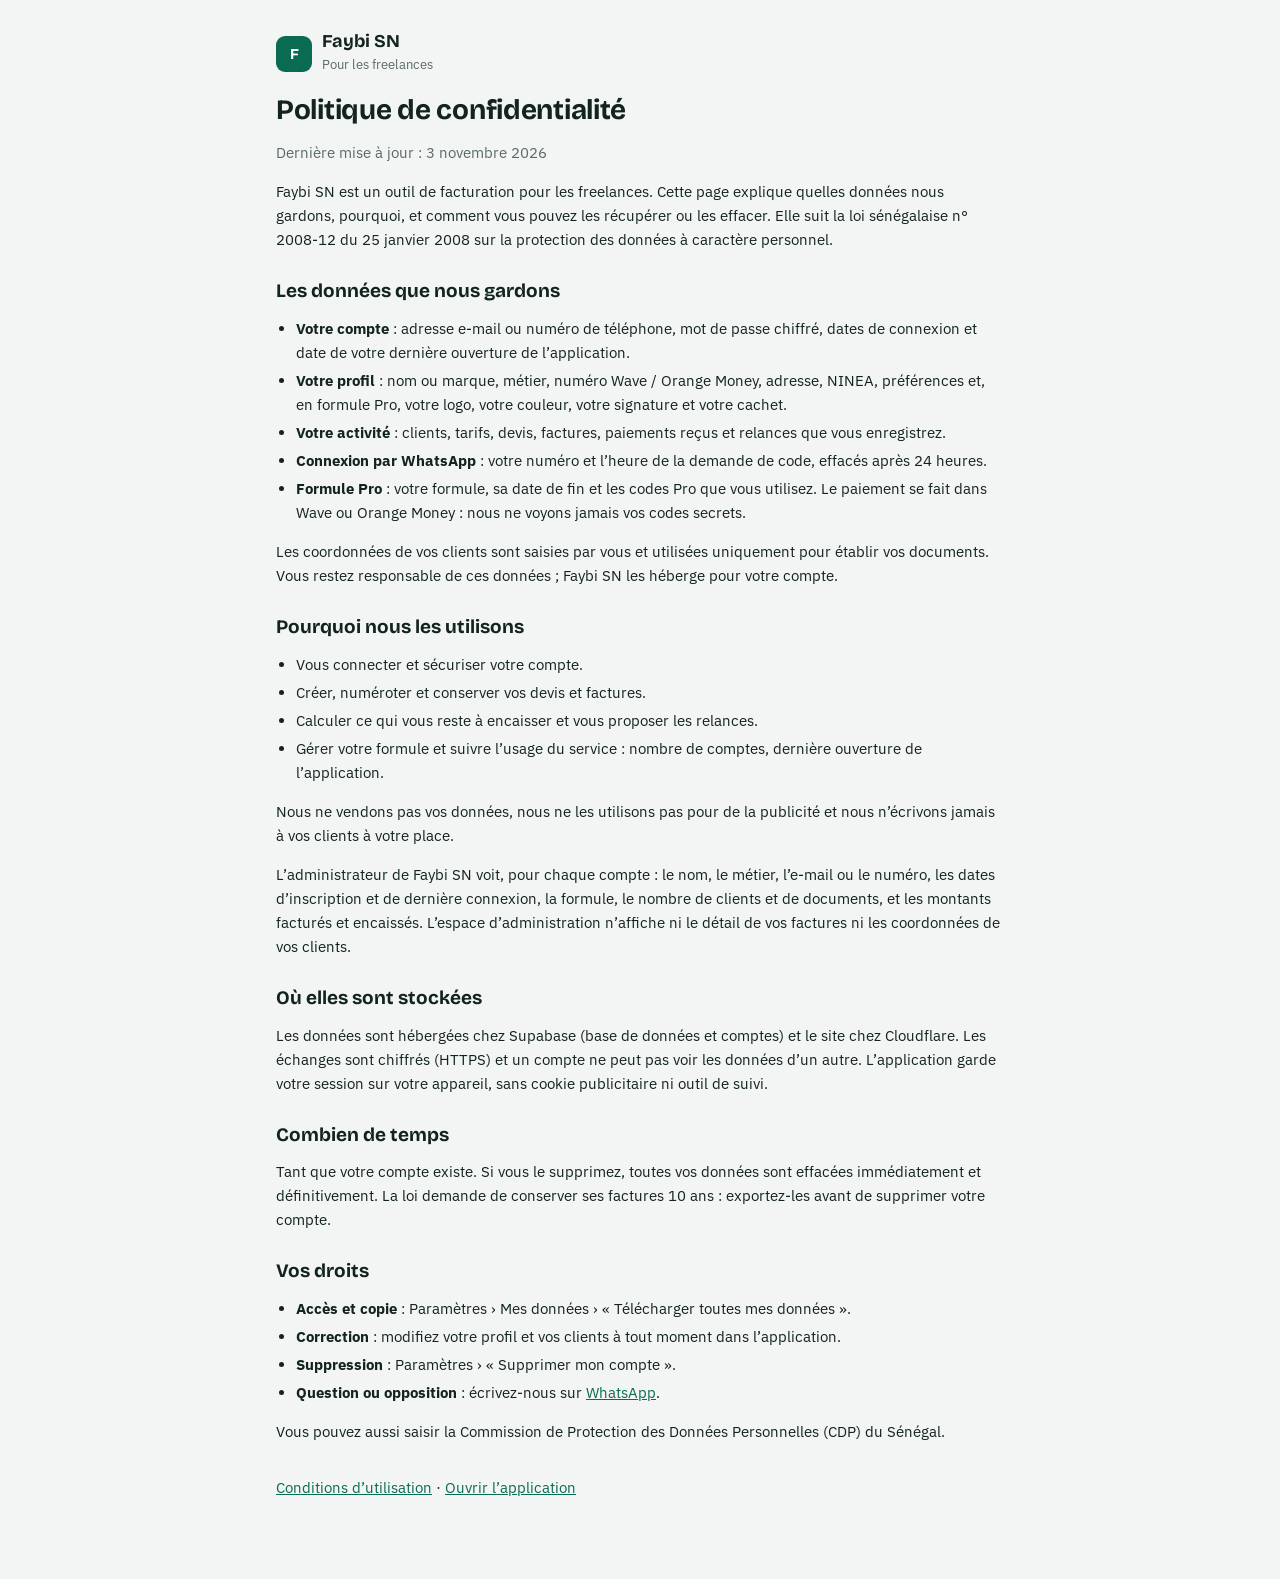
<file: confidentialite.html>
<!doctype html>
<html lang="fr">
<head>
<meta charset="utf-8">
<script>/* Ancienne adresse : on envoie vers la nouvelle */if(location.hostname==='facture-sn.pages.dev')location.replace('https://faybi-sn.pages.dev'+location.pathname+location.search+location.hash)</script>
<meta name="viewport" content="width=device-width, initial-scale=1, viewport-fit=cover">
<title>Confidentialité · Faybi SN</title>
<meta name="description" content="Comment Faybi SN collecte, utilise et protège vos données.">
<meta name="theme-color" content="#0A6B53">
<link rel="icon" href="app/icons/icon.svg" type="image/svg+xml">
<link rel="preconnect" href="https://fonts.googleapis.com">
<link rel="preconnect" href="https://fonts.gstatic.com" crossorigin>
<link rel="stylesheet" href="https://fonts.googleapis.com/css2?family=Bricolage+Grotesque:opsz,wght@12..96,500;12..96,700&family=IBM+Plex+Mono:wght@400;500&family=IBM+Plex+Sans:wght@400;500;600&display=swap">
<link rel="stylesheet" href="app/css/app.css">
<style>
.legal{max-width:760px;margin:0 auto;padding:32px max(16px,env(safe-area-inset-right,0px)) 64px max(16px,env(safe-area-inset-left,0px));line-height:1.6}
.legal h1{margin:18px 0 4px}.legal h2{margin:28px 0 6px;font-size:19px}.legal ul{padding-left:20px}.legal li{margin:4px 0}
.legal a{color:var(--accent)}
</style>
</head>
<body>
<main class="legal">
  <a class="brand" href="./" style="text-decoration:none;color:inherit"><span class="mark" aria-hidden="true">F</span><div><b>Faybi SN</b><small>Pour les freelances</small></div></a>
  <h1>Politique de confidentialité</h1>
  <p class="muted">Dernière mise à jour : 3 novembre 2026</p>

  <p>Faybi SN est un outil de facturation pour les freelances. Cette page explique quelles données nous gardons, pourquoi, et comment vous pouvez les récupérer ou les effacer. Elle suit la loi sénégalaise n° 2008-12 du 25 janvier 2008 sur la protection des données à caractère personnel.</p>

  <h2>Les données que nous gardons</h2>
  <ul>
    <li><b>Votre compte</b> : adresse e-mail ou numéro de téléphone, mot de passe chiffré, dates de connexion et date de votre dernière ouverture de l’application.</li>
    <li><b>Votre profil</b> : nom ou marque, métier, numéro Wave / Orange Money, adresse, NINEA, préférences et, en formule Pro, votre logo, votre couleur, votre signature et votre cachet.</li>
    <li><b>Votre activité</b> : clients, tarifs, devis, factures, paiements reçus et relances que vous enregistrez.</li>
    <li><b>Connexion par WhatsApp</b> : votre numéro et l’heure de la demande de code, effacés après 24 heures.</li>
    <li><b>Formule Pro</b> : votre formule, sa date de fin et les codes Pro que vous utilisez. Le paiement se fait dans Wave ou Orange Money : nous ne voyons jamais vos codes secrets.</li>
  </ul>
  <p>Les coordonnées de vos clients sont saisies par vous et utilisées uniquement pour établir vos documents. Vous restez responsable de ces données ; Faybi SN les héberge pour votre compte.</p>

  <h2>Pourquoi nous les utilisons</h2>
  <ul>
    <li>Vous connecter et sécuriser votre compte.</li>
    <li>Créer, numéroter et conserver vos devis et factures.</li>
    <li>Calculer ce qui vous reste à encaisser et vous proposer les relances.</li>
    <li>Gérer votre formule et suivre l’usage du service : nombre de comptes, dernière ouverture de l’application.</li>
  </ul>
  <p>Nous ne vendons pas vos données, nous ne les utilisons pas pour de la publicité et nous n’écrivons jamais à vos clients à votre place.</p>
  <p>L’administrateur de Faybi SN voit, pour chaque compte : le nom, le métier, l’e-mail ou le numéro, les dates d’inscription et de dernière connexion, la formule, le nombre de clients et de documents, et les montants facturés et encaissés. L’espace d’administration n’affiche ni le détail de vos factures ni les coordonnées de vos clients.</p>

  <h2>Où elles sont stockées</h2>
  <p>Les données sont hébergées chez Supabase (base de données et comptes) et le site chez Cloudflare. Les échanges sont chiffrés (HTTPS) et un compte ne peut pas voir les données d’un autre. L’application garde votre session sur votre appareil, sans cookie publicitaire ni outil de suivi.</p>

  <h2>Combien de temps</h2>
  <p>Tant que votre compte existe. Si vous le supprimez, toutes vos données sont effacées immédiatement et définitivement. La loi demande de conserver ses factures 10 ans : exportez-les avant de supprimer votre compte.</p>

  <h2>Vos droits</h2>
  <ul>
    <li><b>Accès et copie</b> : Paramètres › Mes données › « Télécharger toutes mes données ».</li>
    <li><b>Correction</b> : modifiez votre profil et vos clients à tout moment dans l’application.</li>
    <li><b>Suppression</b> : Paramètres › « Supprimer mon compte ».</li>
    <li><b>Question ou opposition</b> : écrivez-nous sur <a id="wa" href="#">WhatsApp</a>.</li>
  </ul>
  <p>Vous pouvez aussi saisir la Commission de Protection des Données Personnelles (CDP) du Sénégal.</p>

  <p style="margin-top:32px"><a href="conditions.html">Conditions d’utilisation</a> · <a href="app/">Ouvrir l’application</a></p>
</main>
<script type="module">
import {WHATSAPP_GATEWAY} from './app/js/config.js';
if (WHATSAPP_GATEWAY) document.getElementById('wa').href = 'https://wa.me/' + WHATSAPP_GATEWAY;
</script>
</body>
</html>
</file>
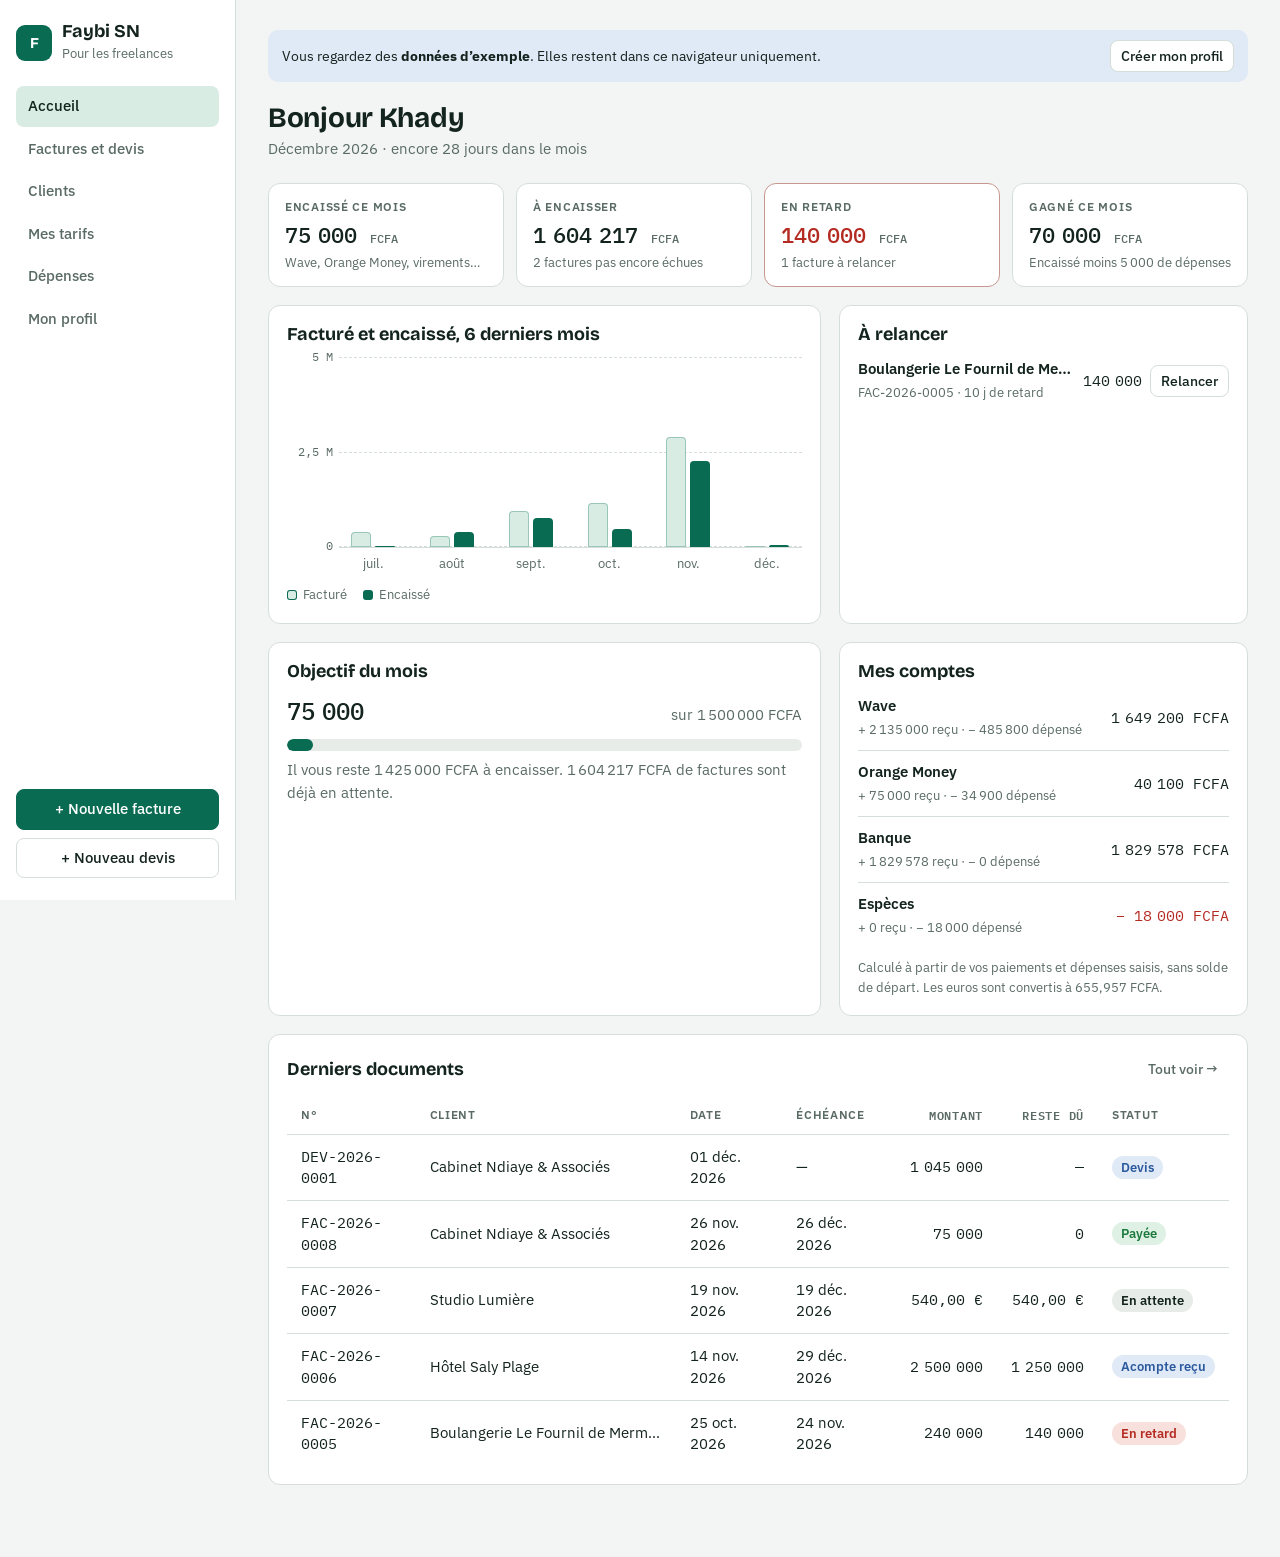
<file: demo.html>
<!doctype html>
<html lang="fr">
<head>
<meta charset="utf-8">
<script>/* Ancienne adresse : on envoie vers la nouvelle */if(location.hostname==='facture-sn.pages.dev')location.replace('https://faybi-sn.pages.dev'+location.pathname+location.search+location.hash)</script>
<meta name="viewport" content="width=device-width, initial-scale=1, viewport-fit=cover">
<style>:root{color-scheme:light;padding-top:env(safe-area-inset-top,0px);padding-bottom:env(safe-area-inset-bottom,0px)}body{margin:0}img{max-width:100%}[hidden]{display:none!important}</style>
</head>
<body>
<title>Faybi SN</title>
<meta name="claude:viewport-fit-sides" content="cover">
<link rel="preconnect" href="https://fonts.googleapis.com">
<link rel="preconnect" href="https://fonts.gstatic.com" crossorigin>
<link rel="stylesheet" href="https://fonts.googleapis.com/css2?family=Bricolage+Grotesque:opsz,wght@12..96,500;12..96,700&family=IBM+Plex+Mono:wght@400;500&family=IBM+Plex+Sans:wght@400;500;600&display=swap">
<style>
/* Layout: outil de facturation pour freelances — barre latérale fixe + espace de travail ; la facture s'affiche comme une feuille A4 */
:root{
  --bg:#F2F5F3; --surface:#FFFFFF; --sunk:#E7ECE9; --ink:#13231E; --muted:#5A6B65; --line:#D6DED9;
  --accent:#0A6B53; --accent-ink:#FFFFFF; --accent-soft:#D8ECE4;
  --good:#1D7A3E; --good-soft:#DFF1E5; --warn:#9A5A00; --warn-soft:#FAEAD2;
  --bad:#B42B22; --bad-soft:#F8E0DC; --info:#2C5A9E; --info-soft:#E0E9F6;
  --paper:#FFFFFF; --paper-line:#E3E9E5;
  --f-display:"Bricolage Grotesque","IBM Plex Sans",system-ui,sans-serif;
  --f-body:"IBM Plex Sans",system-ui,-apple-system,"Segoe UI",Roboto,sans-serif;
  --f-mono:"IBM Plex Mono",ui-monospace,SFMono-Regular,Consolas,monospace;
}
@media (prefers-color-scheme: dark){:root:not([data-theme="light"]){
  --bg:#0D1311; --surface:#141D1A; --sunk:#1B2622; --ink:#E3EBE7; --muted:#93A39D; --line:#27342F;
  --accent:#3CC198; --accent-ink:#04231A; --accent-soft:#163A30;
  --good:#5CCB7E; --good-soft:#15301F; --warn:#E8A84A; --warn-soft:#37280F;
  --bad:#F2766C; --bad-soft:#3A1B18; --info:#86AEEA; --info-soft:#18283F;
  --paper:#17211E; --paper-line:#26332E; color-scheme:dark}}
:root[data-theme="dark"]{
  --bg:#0D1311; --surface:#141D1A; --sunk:#1B2622; --ink:#E3EBE7; --muted:#93A39D; --line:#27342F;
  --accent:#3CC198; --accent-ink:#04231A; --accent-soft:#163A30;
  --good:#5CCB7E; --good-soft:#15301F; --warn:#E8A84A; --warn-soft:#37280F;
  --bad:#F2766C; --bad-soft:#3A1B18; --info:#86AEEA; --info-soft:#18283F;
  --paper:#17211E; --paper-line:#26332E; color-scheme:dark}

*{box-sizing:border-box}
body{background:var(--bg);color:var(--ink);font:15px/1.5 var(--f-body)}
h1,h2,h3{font-family:var(--f-display);font-weight:700;line-height:1.15;margin:0;text-wrap:balance}
h1{font-size:28px;letter-spacing:-.01em}
h2{font-size:18px}
.mono,.num{font-family:var(--f-mono);font-variant-numeric:tabular-nums}
.num{text-align:right;white-space:nowrap}
.muted{color:var(--muted)}
small{font-size:12.5px}
button,input,select,textarea{font:inherit;color:inherit}
:focus-visible{outline:2px solid var(--accent);outline-offset:2px}

.app{display:grid;grid-template-columns:236px minmax(0,1fr);min-height:100vh}
.side{position:sticky;top:0;align-self:start;height:100vh;display:flex;flex-direction:column;gap:22px;
  padding-block:22px;padding-left:max(16px,env(safe-area-inset-left,0px));padding-right:16px;
  background:var(--surface);border-right:1px solid var(--line)}
.brand{display:flex;gap:10px;align-items:center}
.brand .mark{width:36px;height:36px;border-radius:9px;background:var(--accent);color:var(--accent-ink);
  display:grid;place-items:center;font:700 15px var(--f-display)}
.brand b{font-family:var(--f-display);font-size:18px;display:block;line-height:1.1}
.brand small{color:var(--muted)}
nav{display:flex;flex-direction:column;gap:2px}
nav button{all:unset;cursor:pointer;padding:9px 12px;border-radius:8px;color:var(--muted);font-weight:500;white-space:nowrap}
nav button:hover{background:var(--sunk);color:var(--ink)}
nav button[aria-current="page"]{background:var(--accent-soft);color:var(--ink)}
nav button:focus-visible{outline:2px solid var(--accent)}
.side-cta{display:flex;flex-direction:column;gap:8px;margin-top:auto}

main{min-width:0;width:100%;max-width:1140px;padding-block:30px 72px;
  padding-left:max(32px,env(safe-area-inset-left,0px));padding-right:max(32px,env(safe-area-inset-right,0px))}
.head{display:flex;flex-wrap:wrap;gap:12px 16px;align-items:end;justify-content:space-between;margin-bottom:22px}
.head p{margin:4px 0 0;color:var(--muted)}
.stack{display:flex;flex-direction:column;gap:18px}
.row{display:flex;flex-wrap:wrap;gap:8px;align-items:center}

.btn{appearance:none;border:1px solid var(--line);background:var(--surface);color:var(--ink);border-radius:8px;
  padding:8px 14px;font-weight:500;cursor:pointer;white-space:nowrap;text-decoration:none;display:inline-flex;gap:6px;align-items:center;justify-content:center}
.btn:hover{background:var(--sunk)}
.btn.primary{background:var(--accent);border-color:var(--accent);color:var(--accent-ink)}
.btn.primary:hover{filter:brightness(1.07)}
.btn.ghost{border-color:transparent;background:transparent;color:var(--muted)}
.btn.ghost:hover{color:var(--ink);background:var(--sunk)}
.btn.danger{color:var(--bad)}
.btn.danger.solid{background:var(--bad);border-color:var(--bad);color:#fff}
.btn.sm{padding:5px 10px;font-size:13.5px}

.banner{display:flex;flex-wrap:wrap;gap:10px;align-items:center;justify-content:space-between;
  background:var(--info-soft);color:var(--ink);border-radius:10px;padding:10px 14px;margin-bottom:20px;font-size:14px}

.kpis{display:grid;grid-template-columns:repeat(4,minmax(0,1fr));gap:12px}
.kpi{background:var(--surface);border:1px solid var(--line);border-radius:12px;padding:14px 16px;display:flex;flex-direction:column;gap:4px;min-width:0}
.kpi .lbl{font-size:12px;text-transform:uppercase;letter-spacing:.06em;color:var(--muted);font-weight:600}
.kpi .val{font:500 22px var(--f-mono);font-variant-numeric:tabular-nums;white-space:nowrap;overflow:hidden;text-overflow:ellipsis}
.kpi .val small{font-size:12px;color:var(--muted)}
.kpi .val.neg{color:var(--bad)}
.kpi .sub{font-size:12.5px;color:var(--muted)}
.kpi.bad{border-color:color-mix(in srgb,var(--bad) 40%,var(--line))}
.kpi.bad .val{color:var(--bad)}

.grid2{display:grid;grid-template-columns:minmax(0,1.35fr) minmax(0,1fr);gap:18px}
.card{background:var(--surface);border:1px solid var(--line);border-radius:12px;padding:18px;min-width:0}
.card h2{margin-bottom:14px}

.chartwrap{position:relative;padding-left:52px}
.chart{position:relative;height:190px;display:grid;grid-template-columns:repeat(6,minmax(0,1fr));gap:10px;align-items:end;border-bottom:1px solid var(--line)}
.gl{position:absolute;left:0;right:0;border-top:1px dashed var(--line);pointer-events:none}
.gl span{position:absolute;left:-52px;top:-9px;width:46px;text-align:right;font:11.5px var(--f-mono);color:var(--muted)}
.col{display:flex;gap:4px;align-items:end;justify-content:center;height:100%;position:relative;z-index:1}
.bar{width:min(20px,42%);border-radius:4px 4px 0 0;background:var(--accent);min-height:1px}
.bar.f{background:var(--accent-soft);box-shadow:inset 0 0 0 1px color-mix(in srgb,var(--accent) 30%,transparent)}
.xl{display:grid;grid-template-columns:repeat(6,minmax(0,1fr));gap:10px;margin-top:6px;font-size:12.5px;color:var(--muted);text-align:center}
.legend{display:flex;gap:16px;font-size:13px;color:var(--muted);margin-top:12px}
.legend i{display:inline-block;width:10px;height:10px;border-radius:3px;margin-right:6px;vertical-align:-1px}

.goal .bigline{display:flex;justify-content:space-between;align-items:baseline;gap:10px;flex-wrap:wrap}
.goal .bigline b{font:500 24px var(--f-mono);font-variant-numeric:tabular-nums}
.goal .track{height:12px;border-radius:99px;background:var(--sunk);overflow:hidden;margin:12px 0 8px}
.goal .track i{display:block;height:100%;background:var(--accent);border-radius:99px}

.plist{display:flex;flex-direction:column}
.pitem{display:flex;gap:12px;align-items:center;justify-content:space-between;padding:10px 0;border-top:1px solid var(--line)}
.pitem:first-child{border-top:0;padding-top:0}
.pitem .who{min-width:0}
.pitem .who b{display:block;font-weight:600;overflow:hidden;text-overflow:ellipsis;white-space:nowrap}
.pitem .who small{color:var(--muted)}
.empty{color:var(--muted);padding:18px 0;text-align:center}

.pill{display:inline-block;padding:2px 9px;border-radius:999px;font-size:12.5px;font-weight:600;white-space:nowrap}
.pill.good{background:var(--good-soft);color:var(--good)}
.pill.warn{background:var(--warn-soft);color:var(--warn)}
.pill.bad{background:var(--bad-soft);color:var(--bad)}
.pill.info{background:var(--info-soft);color:var(--info)}
.pill.neutral{background:var(--sunk);color:var(--ink)}
.pill.muted{background:var(--sunk);color:var(--muted)}

.toolbar{display:flex;flex-wrap:wrap;gap:10px;align-items:center;justify-content:space-between;margin-bottom:14px}
.chips{display:flex;flex-wrap:wrap;gap:6px}
.chip{appearance:none;border:1px solid var(--line);background:var(--surface);border-radius:999px;padding:5px 12px;font-size:13.5px;cursor:pointer;color:var(--muted)}
.chip b{font-family:var(--f-mono);font-weight:500;margin-left:4px}
.chip[aria-pressed="true"]{background:var(--ink);border-color:var(--ink);color:var(--bg)}
.search{min-width:0;flex:0 1 260px}

.tablewrap{overflow-x:auto;background:var(--surface);border:1px solid var(--line);border-radius:12px}
table.list{width:100%;border-collapse:collapse;font-size:14.5px}
table.list th{text-align:left;font-size:12px;text-transform:uppercase;letter-spacing:.06em;color:var(--muted);font-weight:600;padding:10px 14px;border-bottom:1px solid var(--line);white-space:nowrap}
table.list th.num{text-align:right}
table.list td{padding:11px 14px;border-bottom:1px solid var(--line);vertical-align:middle}
table.list tr:last-child td{border-bottom:0}
table.list tbody tr[data-act]{cursor:pointer}
table.list tbody tr[data-act]:hover{background:var(--sunk)}
td.cl{max-width:260px;overflow:hidden;text-overflow:ellipsis;white-space:nowrap}

label.field{display:flex;flex-direction:column;gap:5px;font-size:13px;font-weight:500;color:var(--muted);min-width:0}
input[type=text],input[type=date],input[type=search],input[type=email],input[type=tel],select,textarea{
  width:100%;background:var(--surface);border:1px solid var(--line);border-radius:8px;padding:9px 11px;color:var(--ink);font-size:15px;min-width:0}
textarea{resize:vertical;min-height:70px}
input:focus,select:focus,textarea:focus{outline:2px solid var(--accent);outline-offset:-1px;border-color:transparent}
input[type=file]{font-size:14px;color:var(--muted);max-width:100%}
.fgrid{display:grid;grid-template-columns:repeat(auto-fit,minmax(200px,1fr));gap:14px}
.check{display:flex;gap:8px;align-items:center;font-weight:500;color:var(--ink);cursor:pointer}
.check input{width:18px;height:18px;accent-color:var(--accent);flex:none}
.err{background:var(--bad-soft);color:var(--bad);border-radius:8px;padding:9px 12px;font-weight:500}

.lines{display:flex;flex-direction:column;gap:8px}
.line{display:grid;grid-template-columns:minmax(0,1fr) 84px 150px 130px 36px;gap:8px;align-items:center}
.line.h{font-size:12px;text-transform:uppercase;letter-spacing:.06em;color:var(--muted);font-weight:600}
.line.h span:nth-child(n+2){text-align:right}
.line input{text-align:right}
.line input.desc{text-align:left}
.line .amt{font-family:var(--f-mono);text-align:right;font-variant-numeric:tabular-nums}
.x{appearance:none;border:0;background:transparent;color:var(--muted);font-size:20px;cursor:pointer;border-radius:6px;height:36px}
.x:hover{background:var(--bad-soft);color:var(--bad)}
.editfoot{display:grid;grid-template-columns:minmax(0,1fr) 320px;gap:18px;align-items:start}
.tot{display:flex;flex-direction:column;gap:6px;background:var(--sunk);border-radius:10px;padding:14px 16px}
.tot div{display:flex;justify-content:space-between;gap:10px}
.tot div span:last-child{font-family:var(--f-mono);font-variant-numeric:tabular-nums}
.tot .big{font-weight:600;font-size:17px;border-top:1px solid var(--line);padding-top:8px;margin-top:2px}
.tot .dep{color:var(--accent);font-weight:500}

.actions{display:flex;flex-wrap:wrap;gap:8px}
.panel{background:var(--surface);border:1px solid var(--line);border-radius:12px;padding:16px;display:flex;flex-direction:column;gap:12px}
.panel.alert{border-color:var(--bad);background:var(--bad-soft)}
.relmsg{font-family:var(--f-body);font-size:14.5px;min-height:120px}

.cats{display:flex;flex-direction:column;gap:10px}
.cat{display:grid;grid-template-columns:minmax(0,150px) minmax(0,1fr) auto;gap:10px;align-items:center;font-size:13.5px}
.cat .track{height:8px;background:var(--sunk);border-radius:99px;overflow:hidden}
.cat .track i{display:block;height:100%;background:var(--accent);border-radius:99px}
.thumb{max-width:160px;max-height:160px;border-radius:8px;border:1px solid var(--line);display:block}
.deadline{display:flex;gap:14px;align-items:flex-start;padding:12px 0;border-top:1px solid var(--line)}
.deadline:first-of-type{border-top:0;padding-top:0}
.deadline .day{flex:none;width:54px;text-align:center;border:1px solid var(--line);border-radius:8px;padding:5px 0;line-height:1.1}
.deadline .day b{display:block;font:700 20px var(--f-display)}
.deadline .day small{color:var(--muted);text-transform:uppercase;font-size:11px;letter-spacing:.06em}
.note{font-size:13px;color:var(--muted);margin:10px 0 0}

/* La feuille de facture */
.paper{background:var(--paper);border:1px solid var(--line);border-radius:6px;box-shadow:0 1px 2px rgba(0,0,0,.04),0 12px 32px -18px rgba(10,60,45,.25);
  padding:40px 44px;max-width:860px;color:var(--ink);font-size:14px}
.p-top{display:flex;flex-wrap:wrap;justify-content:space-between;gap:24px;padding-bottom:22px;border-bottom:2px solid var(--accent)}
.p-co b{font-family:var(--f-display);font-size:20px;display:block}
.p-co .job{color:var(--accent);font-weight:500;margin-bottom:6px}
.p-co div,.p-cl div{color:var(--muted);font-size:13px;line-height:1.55}
.p-title{text-align:right}
.p-title h3{font-size:30px;letter-spacing:.14em;color:var(--accent)}
.p-title dl{display:grid;grid-template-columns:auto auto;gap:2px 14px;margin:10px 0 0;font-size:13px;justify-content:end}
.p-title dt{color:var(--muted);text-align:right}
.p-title dd{margin:0;font-family:var(--f-mono);text-align:right}
.p-mid{display:flex;flex-wrap:wrap;justify-content:space-between;gap:20px;padding:22px 0}
.p-cl .lbl,.p-sec .lbl{font-size:11.5px;text-transform:uppercase;letter-spacing:.08em;color:var(--muted);font-weight:600;margin-bottom:6px}
.p-cl b{font-size:16px;display:block;margin-bottom:2px}
.p-tablewrap{overflow-x:auto}
table.p-lines{width:100%;border-collapse:collapse;min-width:480px}
table.p-lines th{font-size:11.5px;text-transform:uppercase;letter-spacing:.06em;color:var(--muted);text-align:left;padding:8px 10px;background:var(--sunk);font-weight:600}
table.p-lines th.num{text-align:right}
table.p-lines td{padding:10px;border-bottom:1px solid var(--paper-line)}
.p-sum{display:flex;justify-content:flex-end;margin-top:16px}
.p-sum dl{display:grid;grid-template-columns:auto auto;gap:6px 28px;margin:0;min-width:300px}
.p-sum dt{color:var(--muted)}
.p-sum dd{margin:0;text-align:right;font-family:var(--f-mono);font-variant-numeric:tabular-nums}
.p-sum .ttc{font-weight:600;color:var(--ink);font-size:16px;border-top:1px solid var(--line);padding-top:8px}
.p-sum .due{color:var(--accent);font-weight:600}
.p-words{margin-top:22px;padding:12px 14px;border-left:3px solid var(--accent);background:var(--sunk);font-size:13.5px}
.p-foot{display:grid;grid-template-columns:repeat(auto-fit,minmax(220px,1fr));gap:18px;margin-top:24px;padding-top:18px;border-top:1px solid var(--paper-line);font-size:13px}
.p-foot ul{margin:0;padding:0;list-style:none;display:flex;flex-direction:column;gap:3px}
.stamp{display:inline-block;margin-top:8px;border:2px solid var(--good);color:var(--good);font:700 13px var(--f-display);letter-spacing:.14em;padding:4px 10px;border-radius:6px;transform:rotate(-4deg)}

.toast{position:fixed;left:50%;transform:translateX(-50%);bottom:calc(20px + env(safe-area-inset-bottom,0px));background:var(--ink);color:var(--bg);
  padding:10px 16px;border-radius:10px;font-weight:500;z-index:20;box-shadow:0 8px 24px rgba(0,0,0,.2);max-width:calc(100% - 32px)}

@media (max-width:980px){.kpis{grid-template-columns:repeat(2,minmax(0,1fr))}.grid2{grid-template-columns:minmax(0,1fr)}}
@media (max-width:820px){
  .app{grid-template-columns:minmax(0,1fr)}
  .side{position:static;height:auto;flex-direction:row;flex-wrap:wrap;align-items:center;gap:12px;border-right:0;border-bottom:1px solid var(--line);
    padding-block:12px;padding-left:max(16px,env(safe-area-inset-left,0px));padding-right:max(16px,env(safe-area-inset-right,0px))}
  .side-cta{flex-direction:row;margin:0 0 0 auto}
  .side-cta .btn.alt{display:none}
  nav{order:3;flex-direction:row;width:100%;overflow-x:auto}
  main{padding-block:22px 72px;padding-left:max(16px,env(safe-area-inset-left,0px));padding-right:max(16px,env(safe-area-inset-right,0px))}
  .hide-sm{display:none}
  .editfoot{grid-template-columns:minmax(0,1fr)}
  .line{grid-template-columns:70px minmax(0,1fr) minmax(0,1fr) 36px}
  .line .desc{grid-column:1 / -1}
  .line .amt{display:none}
  .line.h{display:none}
  .lines .line{padding-bottom:10px;border-bottom:1px dashed var(--line)}
  .paper{padding:24px 18px}
  .p-title{text-align:left}
  .p-title dl{justify-content:start}
  .p-title dt,.p-title dd{text-align:left}
  .p-sum dl{min-width:0;width:100%}
}
@media (max-width:440px){.kpis{grid-template-columns:minmax(0,1fr)}h1{font-size:24px}}
@media (prefers-reduced-motion:no-preference){.btn,.chip,nav button{transition:background .15s,color .15s}}
</style>

<div class="app">
  <aside class="side">
    <div class="brand"><span class="mark" aria-hidden="true">F</span><div><b>Faybi SN</b><small>Pour les freelances</small></div></div>
    <nav id="nav" aria-label="Navigation">
      <button data-act="go" data-view="dash">Accueil</button>
      <button data-act="go" data-view="docs">Factures et devis</button>
      <button data-act="go" data-view="clients">Clients</button>
      <button data-act="go" data-view="catalog">Mes tarifs</button>
      <button data-act="go" data-view="expenses">Dépenses</button>
      <button data-act="go" data-view="tax" id="nav-tax">TVA</button>
      <button data-act="go" data-view="settings">Mon profil</button>
    </nav>
    <div class="side-cta">
      <button class="btn primary" data-act="new" data-type="FAC">+ Nouvelle facture</button>
      <button class="btn alt" data-act="new" data-type="DEV">+ Nouveau devis</button>
    </div>
  </aside>
  <main id="main"></main>
</div>
<div id="toast" class="toast" role="status" hidden></div>

<script>
const KEY = 'facturesn.freelance.v1';
const TVA = 0.18;
const EUR_XOF = 655.957; // parité fixe du franc CFA avec l'euro
const METHODS = ['Wave', 'Orange Money', 'Free Money', 'Virement', 'Espèces', 'Chèque'];
const CATS = ['Logiciels et abonnements', 'Matériel', 'Internet et téléphone', 'Coworking', 'Transport', 'Formation', 'Sous-traitance', 'Publicité', 'Autre'];
const ACCOUNT = {'Wave': 'Wave', 'Orange Money': 'Orange Money', 'Free Money': 'Free Money', 'Virement': 'Banque', 'Chèque': 'Banque', 'Espèces': 'Espèces'};

const $ = s => document.querySelector(s);
const esc = s => String(s ?? '').replace(/[&<>"']/g, c => ({'&':'&amp;','<':'&lt;','>':'&gt;','"':'&quot;',"'":'&#39;'}[c]));
const nf = new Intl.NumberFormat('fr-FR', {maximumFractionDigits: 0});
const nf2 = new Intl.NumberFormat('fr-FR', {minimumFractionDigits: 2, maximumFractionDigits: 2});
const num = n => nf.format(Math.round(n || 0));
const money = n => num(n) + ' FCFA';
const isEur = d => d.cur === 'EUR';
const rnd = (d, n) => isEur(d) ? Math.round(n * 100) / 100 : Math.round(n);
const amt = (d, n) => isEur(d) ? nf2.format(n || 0) + ' €' : money(n);            // montant dans la devise du document
const amtShort = (d, n) => isEur(d) ? nf2.format(n || 0) + ' €' : num(n);          // pour les tableaux en FCFA
const toXOF = (d, n) => isEur(d) ? Math.round(n * EUR_XOF) : n;
const uid = () => Math.random().toString(36).slice(2, 10);
const today = () => new Date().toISOString().slice(0, 10);
const addDays = (iso, n) => { const d = new Date(iso + 'T00:00:00Z'); d.setUTCDate(d.getUTCDate() + n); return d.toISOString().slice(0, 10); };
const fmtDate = iso => iso ? new Date(iso + 'T00:00:00Z').toLocaleDateString('fr-FR', {day: '2-digit', month: 'short', year: 'numeric', timeZone: 'UTC'}) : '—';
const daysBetween = (a, b) => Math.round((new Date(b + 'T00:00:00Z') - new Date(a + 'T00:00:00Z')) / 864e5);
const parseNum = v => parseFloat(String(v).replace(/[\s  ]/g, '').replace(',', '.')) || 0;
const cap = s => s.charAt(0).toUpperCase() + s.slice(1);

/* ---------- Montant en lettres (« Arrêtée la présente facture à la somme de… ») ---------- */
const U = ['', 'un', 'deux', 'trois', 'quatre', 'cinq', 'six', 'sept', 'huit', 'neuf', 'dix', 'onze', 'douze', 'treize', 'quatorze', 'quinze', 'seize', 'dix-sept', 'dix-huit', 'dix-neuf'];
const D = ['', 'dix', 'vingt', 'trente', 'quarante', 'cinquante', 'soixante'];
function under100(n, final) {
  if (n < 20) return U[n];
  const t = Math.floor(n / 10), u = n % 10;
  if (t === 7) return n === 71 ? 'soixante et onze' : 'soixante-' + U[n - 60];
  if (t === 9) return 'quatre-vingt-' + U[n - 80];
  if (t === 8) return u === 0 ? (final ? 'quatre-vingts' : 'quatre-vingt') : 'quatre-vingt-' + U[u];
  if (u === 0) return D[t];
  return D[t] + (u === 1 ? ' et un' : '-' + U[u]);
}
function under1000(n, final) {
  const h = Math.floor(n / 100), r = n % 100;
  let s = '';
  if (h) s = h === 1 ? 'cent' : U[h] + ' cent' + (r === 0 && final ? 's' : '');
  if (r) s += (s ? ' ' : '') + under100(r, final);
  return s;
}
function enLettres(n) {
  if (n === 0) return 'zéro';
  const mrd = Math.floor(n / 1e9), mio = Math.floor(n / 1e6) % 1000, k = Math.floor(n / 1000) % 1000, r = n % 1000, p = [];
  if (mrd) p.push(under1000(mrd, true) + ' milliard' + (mrd > 1 ? 's' : ''));
  if (mio) p.push(under1000(mio, true) + ' million' + (mio > 1 ? 's' : ''));
  if (k) p.push(k === 1 ? 'mille' : under1000(k, false) + ' mille');
  if (r) p.push(under1000(r, true));
  return p.join(' ');
}
function sommeEnLettres(n, cur) {
  const ent = Math.floor(n + 1e-9), cts = Math.round((n - ent) * 100);
  const round = ent >= 1e6 && ent % 1e6 === 0; // « un million de francs », « deux millions d’euros »
  let s = enLettres(ent);
  if (cur === 'EUR') {
    s += round ? ' d’euros' : ent > 1 ? ' euros' : ' euro';
    if (cts) s += ' et ' + enLettres(cts) + (cts > 1 ? ' centimes' : ' centime');
  } else s += round ? ' de francs CFA' : ent > 1 ? ' francs CFA' : ' franc CFA';
  return cap(s);
}

/* ---------- Données ---------- */
function seed() {
  const T = today(), d = n => addDays(T, n), L = (desc, qty, price) => ({desc, qty, price});
  const clients = [
    {id: 'c1', name: 'Boulangerie Le Fournil de Mermoz', contact: 'Awa Diop', phone: '+221 77 555 12 34', email: 'awa.diop@exemple.sn', address: 'Mermoz, Dakar', ninea: ''},
    {id: 'c2', name: 'Cabinet Ndiaye & Associés', contact: 'Moussa Ndiaye', phone: '+221 78 222 33 44', email: 'm.ndiaye@exemple.sn', address: 'Avenue Pompidou, Plateau, Dakar', ninea: '006789012 1A2'},
    {id: 'c3', name: 'Hôtel Saly Plage', contact: 'Fatou Sarr', phone: '+221 76 410 20 30', email: 'direction@exemple.sn', address: 'Saly Portudal, Mbour', ninea: '003456789 2B3'},
    {id: 'c4', name: 'Studio Lumière', contact: 'Claire Martin', phone: '+33 6 12 34 56 78', email: 'claire@exemple.fr', address: 'Lyon, France', ninea: ''}
  ];
  const docs = [
    {type: 'FAC', clientId: 'c3', date: d(-130), due: d(-100), lines: [L('Reportage photo de l’hôtel (chambres, restaurant, plage)', 1, 400000)], pay: [[d(-104), null, 'Virement']]},
    {type: 'FAC', clientId: 'c1', date: d(-100), due: d(-70), lines: [L('Création du logo et de la charte graphique', 1, 300000)], pay: [[d(-80), null, 'Wave']]},
    {type: 'FAC', clientId: 'c2', date: d(-78), due: d(-45), deposit: 50, lines: [L('Site web vitrine (5 pages)', 1, 850000), L('Hébergement et nom de domaine (1 an)', 1, 120000)], pay: [[d(-76), 485000, 'Wave'], [d(-48), 485000, 'Virement']]},
    {type: 'FAC', clientId: 'c4', cur: 'EUR', date: d(-50), due: d(-20), lines: [L('Maquettes d’application mobile (écrans)', 12, 120)], pay: [[d(-24), null, 'Virement']]},
    {type: 'FAC', clientId: 'c1', date: d(-40), due: d(-10), lines: [L('Gestion des réseaux sociaux (1 mois)', 1, 150000), L('Shooting photo des produits', 1, 90000)], pay: [[d(-20), 100000, 'Wave']]},
    {type: 'FAC', clientId: 'c3', date: d(-20), due: d(25), deposit: 50, lines: [L('Application de réservation en ligne', 1, 2500000)], pay: [[d(-18), 1250000, 'Wave']]},
    {type: 'FAC', clientId: 'c4', cur: 'EUR', date: d(-15), due: d(15), lines: [L('Illustrations pour campagne Instagram', 6, 90)], pay: []},
    {type: 'FAC', clientId: 'c2', date: d(-8), due: d(22), lines: [L('Maintenance mensuelle du site', 1, 75000)], pay: [[d(0), null, 'Orange Money']]},
    {type: 'DEV', clientId: 'c2', date: d(-3), due: d(27), deposit: 50, discount: 5, lines: [L('Refonte de l’intranet', 1, 950000), L('Rédaction de contenus (pages)', 10, 15000)], pay: []}
  ].sort((a, b) => a.date.localeCompare(b.date));
  const E = (n, desc, supplier, category, amount, method) => ({id: uid(), date: d(n), desc, supplier, category, amount, method, tva: false, photo: ''});
  const C = (name, unit, price) => ({id: uid(), name, unit, price});
  const state = {
    demo: true,
    company: {name: 'Khady Sy', job: 'Designer graphique et développeuse web', address: 'Liberté 6, Dakar', phone: '+221 77 123 45 67', email: 'khady.sy@exemple.sn',
      ninea: '', tvaOn: false, goal: 1500000, mentions: 'Paiement à réception par Wave ou Orange Money. Acompte non remboursable une fois le projet démarré.'},
    clients, docs: [],
    expenses: [
      E(-60, 'Abonnement logiciels de design', 'Adobe', 'Logiciels et abonnements', 35000, 'Wave'),
      E(-30, 'Abonnement logiciels de design', 'Adobe', 'Logiciels et abonnements', 35000, 'Wave'),
      E(-58, 'Abonnement coworking (1 mois)', 'Espace de coworking', 'Coworking', 60000, 'Wave'),
      E(-28, 'Abonnement coworking (1 mois)', 'Espace de coworking', 'Coworking', 60000, 'Wave'),
      E(-22, 'Abonnement fibre', 'Orange', 'Internet et téléphone', 29900, 'Orange Money'),
      E(-40, 'Développement back-end (sous-traitance)', 'Moussa Sow, freelance', 'Sous-traitance', 200000, 'Wave'),
      E(-20, 'Cours en ligne de design UX', 'Plateforme de formation', 'Formation', 25000, 'Wave'),
      E(-12, 'Taxis pour rendez-vous clients', '', 'Transport', 18000, 'Espèces'),
      E(-6, 'Disque dur externe 2 To', 'Informatique Plus', 'Matériel', 70800, 'Wave'),
      E(0, 'Forfait internet mobile', 'Orange', 'Internet et téléphone', 5000, 'Orange Money')
    ],
    catalog: [
      C('Création du logo et de la charte graphique', 'forfait', 300000), C('Site web vitrine (5 pages)', 'forfait', 850000),
      C('Maintenance mensuelle du site', 'mois', 75000), C('Gestion des réseaux sociaux (1 mois)', 'mois', 150000),
      C('Shooting photo des produits', 'séance', 90000), C('Journée de développement', 'jour', 120000)
    ]
  };
  for (const x of docs) {
    const doc = {id: uid(), type: x.type, num: '', clientId: x.clientId, cur: x.cur || 'XOF', date: x.date, due: x.due, tva: false,
      discount: x.discount || 0, deposit: x.deposit || 0, lines: x.lines, notes: '', payments: []};
    doc.num = nextNum(doc.type, doc.date, state.docs);
    const ttc = totals(doc).ttc;
    doc.payments = x.pay.map(([date, amount, method]) => ({date, amount: amount ?? ttc, method}));
    state.docs.push(doc);
  }
  return state;
}
function blank() {
  return {demo: false, company: {name: '', job: '', address: '', phone: '', email: '', ninea: '', tvaOn: false, goal: 0, mentions: ''}, clients: [], docs: [], expenses: [], catalog: []};
}
function load() { try { const r = localStorage.getItem(KEY); return r ? JSON.parse(r) : null; } catch (e) { return null; } }
function save() { try { localStorage.setItem(KEY, JSON.stringify(S)); return true; } catch (e) { return false; } }

let S = load() || seed();
const ui = {view: 'dash', id: null, filter: 'all', q: '', draft: null, err: '', pay: false, relance: false, confirm: null, clientDraft: null, expDraft: null, catDraft: null, back: null};

/* ---------- Calculs ---------- */
function totals(d) {
  const brut = rnd(d, d.lines.reduce((a, l) => a + (+l.qty || 0) * (+l.price || 0), 0));
  const remise = rnd(d, brut * (+d.discount || 0) / 100), ht = rnd(d, brut - remise);
  const tva = d.tva ? rnd(d, ht * TVA) : 0, ttc = rnd(d, ht + tva);
  const paid = rnd(d, (d.payments || []).reduce((a, p) => a + p.amount, 0));
  const deposit = rnd(d, ttc * (+d.deposit || 0) / 100);
  return {brut, remise, ht, tva, ttc, paid, deposit, reste: Math.max(0, rnd(d, ttc - paid))};
}
function nextNum(type, date, docs = S.docs) {
  const y = date.slice(0, 4), pre = `${type}-${y}-`;
  const n = docs.filter(d => d.num.startsWith(pre)).reduce((m, d) => Math.max(m, +d.num.slice(pre.length) || 0), 0) + 1;
  return pre + String(n).padStart(4, '0');
}
function st(d) {
  if (d.type === 'DEV') return d.convertedTo ? 'converti' : 'devis';
  const t = totals(d);
  if (t.reste <= 0) return 'payee';
  if (d.due && d.due < today()) return 'retard';
  if (t.paid > 0) return d.deposit && t.paid >= t.deposit ? 'acompte' : 'partielle';
  return 'attente';
}
const ST = {payee: ['Payée', 'good'], retard: ['En retard', 'bad'], acompte: ['Acompte reçu', 'info'], partielle: ['Partiellement payée', 'warn'],
  attente: ['En attente', 'neutral'], devis: ['Devis', 'info'], converti: ['Devis accepté', 'muted']};
const pill = s => `<span class="pill ${ST[s][1]}">${ST[s][0]}</span>`;
const client = id => S.clients.find(c => c.id === id);
const cName = id => client(id)?.name || 'Client supprimé';
const facs = () => S.docs.filter(d => d.type === 'FAC');
const expTva = e => S.company.tvaOn && e.tva ? Math.round(e.amount - e.amount / (1 + TVA)) : 0;
function monthTax(key) {
  const coll = facs().filter(d => d.date.slice(0, 7) === key).reduce((a, d) => a + toXOF(d, totals(d).tva), 0);
  const ded = S.expenses.filter(e => e.date.slice(0, 7) === key).reduce((a, e) => a + expTva(e), 0);
  return {coll, ded, net: coll - ded};
}
function accounts() {
  const acc = {};
  const get = m => acc[ACCOUNT[m] || 'Espèces'] ||= {name: ACCOUNT[m] || 'Espèces', in: 0, out: 0};
  facs().forEach(d => d.payments.forEach(p => get(p.method).in += toXOF(d, p.amount)));
  S.expenses.forEach(e => get(e.method).out += e.amount);
  return ['Wave', 'Orange Money', 'Free Money', 'Banque', 'Espèces'].filter(k => acc[k]).map(k => ({...acc[k], bal: acc[k].in - acc[k].out}));
}

/* ---------- Vues ---------- */
const views = {dash: vDash, docs: vDocs, doc: vDoc, edit: vEdit, clients: vClients, client: vClientEdit, settings: vSettings, expenses: vExpenses, catalog: vCatalog, tax: vTax};

function banner() {
  if (!S.demo) return '';
  return `<div class="banner"><span>Vous regardez des <b>données d’exemple</b>. Elles restent dans ce navigateur uniquement.</span>
    <button class="btn sm" data-act="go" data-view="settings">Créer mon profil</button></div>`;
}

function vDash() {
  const T = today(), m = T.slice(0, 7), co = S.company;
  let enc = 0, att = 0, ret = 0, nret = 0, natt = 0;
  facs().forEach(d => {
    d.payments.forEach(p => { if (p.date.slice(0, 7) === m) enc += toXOF(d, p.amount); });
    const s = st(d), r = toXOF(d, totals(d).reste);
    if (s === 'retard') { ret += r; nret++; } else if (s !== 'payee') { att += r; natt++; }
  });
  const depM = S.expenses.filter(e => e.date.slice(0, 7) === m).reduce((a, e) => a + e.amount, 0), ben = enc - depM;
  const [yy, mm] = m.split('-').map(Number);
  const monthName = new Date(Date.UTC(yy, mm - 1, 1)).toLocaleDateString('fr-FR', {month: 'long', timeZone: 'UTC'});
  const daysLeft = daysBetween(T, new Date(Date.UTC(yy, mm, 1)).toISOString().slice(0, 10));
  const acc = accounts();

  const months = [];
  for (let i = 5; i >= 0; i--) { const dt = new Date(Date.UTC(yy, mm - 1 - i, 1)); months.push({key: dt.toISOString().slice(0, 7), label: dt.toLocaleDateString('fr-FR', {month: 'short', timeZone: 'UTC'}), f: 0, e: 0}); }
  const byKey = Object.fromEntries(months.map(x => [x.key, x]));
  facs().forEach(d => {
    const k = byKey[d.date.slice(0, 7)]; if (k) k.f += toXOF(d, totals(d).ttc);
    d.payments.forEach(p => { const q = byKey[p.date.slice(0, 7)]; if (q) q.e += toXOF(d, p.amount); });
  });
  const top = nice(Math.max(1, ...months.map(x => Math.max(x.f, x.e))));
  const short = n => n === 0 ? '0' : n >= 1e6 ? (n / 1e6).toLocaleString('fr-FR', {maximumFractionDigits: 1}) + ' M' : Math.round(n / 1000) + ' k';
  const chart = `<div class="chartwrap"><div class="chart">
      ${[1, .5, 0].map(f => `<div class="gl" style="bottom:${f * 100}%"><span>${short(top * f)}</span></div>`).join('')}
      ${months.map(x => `<div class="col" title="${esc(x.label)} : facturé ${money(x.f)}, encaissé ${money(x.e)}">
        <div class="bar f" style="height:${x.f / top * 100}%"></div><div class="bar" style="height:${x.e / top * 100}%"></div></div>`).join('')}
    </div><div class="xl">${months.map(x => `<span>${esc(x.label)}</span>`).join('')}</div></div>
    <div class="legend"><span><i style="background:var(--accent-soft);box-shadow:inset 0 0 0 1px var(--accent)"></i>Facturé</span><span><i style="background:var(--accent)"></i>Encaissé</span></div>`;

  const late = facs().filter(d => st(d) === 'retard').sort((a, b) => a.due.localeCompare(b.due));
  const recent = [...S.docs].sort((a, b) => b.date.localeCompare(a.date) || b.num.localeCompare(a.num)).slice(0, 5);
  const pct = co.goal ? Math.min(100, enc / co.goal * 100) : 0;

  return `${banner()}
  <div class="head"><div><h1>Bonjour${co.name ? ' ' + esc(co.name.split(' ')[0]) : ''}</h1><p>${cap(monthName)} ${yy} · encore ${daysLeft} jour${daysLeft > 1 ? 's' : ''} dans le mois</p></div></div>
  <div class="stack">
    <div class="kpis">
      <div class="kpi"><span class="lbl">Encaissé ce mois</span><span class="val">${num(enc)} <small>FCFA</small></span><span class="sub">Wave, Orange Money, virements…</span></div>
      <div class="kpi"><span class="lbl">À encaisser</span><span class="val">${num(att)} <small>FCFA</small></span><span class="sub">${natt} facture${natt > 1 ? 's' : ''} pas encore échue${natt > 1 ? 's' : ''}</span></div>
      <div class="kpi ${nret ? 'bad' : ''}"><span class="lbl">En retard</span><span class="val">${num(ret)} <small>FCFA</small></span><span class="sub">${nret} facture${nret > 1 ? 's' : ''} à relancer</span></div>
      <div class="kpi"><span class="lbl">Gagné ce mois</span><span class="val ${ben < 0 ? 'neg' : ''}">${ben < 0 ? '− ' : ''}${num(Math.abs(ben))} <small>FCFA</small></span><span class="sub">Encaissé moins ${num(depM)} de dépenses</span></div>
    </div>
    <div class="grid2">
      <section class="card"><h2>Facturé et encaissé, 6 derniers mois</h2>${chart}</section>
      <section class="card"><h2>À relancer</h2>
        ${late.length ? `<div class="plist">${late.map(d => { const t = totals(d); return `<div class="pitem">
          <div class="who"><b>${esc(cName(d.clientId))}</b><small>${esc(d.num)} · ${daysBetween(d.due, today())} j de retard</small></div>
          <div class="row" style="flex-wrap:nowrap"><span class="num">${amtShort(d, t.reste)}</span><button class="btn sm" data-act="remind" data-id="${d.id}">Relancer</button></div></div>`; }).join('')}</div>`
          : `<p class="empty">Aucune facture en retard. Bravo !</p>`}
      </section>
    </div>
    <div class="grid2">
      <section class="card goal"><h2>Objectif du mois</h2>
        ${co.goal ? `<div class="bigline"><b>${num(enc)}</b><span class="muted">sur ${money(co.goal)}</span></div>
          <div class="track" role="progressbar" aria-valuemin="0" aria-valuemax="100" aria-valuenow="${Math.round(pct)}"><i style="width:${pct}%"></i></div>
          <p class="muted" style="margin:0">${enc >= co.goal ? 'Objectif atteint ce mois-ci.' : `Il vous reste ${money(co.goal - enc)} à encaisser. ${money(att)} de factures sont déjà en attente.`}</p>`
          : `<p class="muted">Fixez-vous un objectif de revenus mensuels dans votre profil.</p><button class="btn sm" data-act="go" data-view="settings">Fixer un objectif</button>`}
      </section>
      <section class="card"><h2>Mes comptes</h2>
        ${acc.length ? `<div class="plist">${acc.map(a => `<div class="pitem"><div class="who"><b>${esc(a.name)}</b><small>+ ${num(a.in)} reçu · − ${num(a.out)} dépensé</small></div>
          <span class="num" style="${a.bal < 0 ? 'color:var(--bad)' : ''}">${a.bal < 0 ? '− ' : ''}${money(Math.abs(a.bal))}</span></div>`).join('')}</div>` : `<p class="empty">Aucun mouvement enregistré.</p>`}
        <p class="note">Calculé à partir de vos paiements et dépenses saisis, sans solde de départ. Les euros sont convertis à 655,957 FCFA.</p></section>
    </div>
    <section class="card"><div class="toolbar" style="margin-bottom:10px"><h2 style="margin:0">Derniers documents</h2><button class="btn sm ghost" data-act="go" data-view="docs">Tout voir →</button></div>
      ${recent.length ? `<div class="tablewrap" style="border:0">${docTable(recent)}</div>` : emptyDocs()}
    </section>
  </div>`;
}
function nice(v) { const p = 10 ** Math.floor(Math.log10(v)), m = v / p; return (m <= 1 ? 1 : m <= 2 ? 2 : m <= 2.5 ? 2.5 : m <= 5 ? 5 : 10) * p; }

function emptyDocs() {
  return `<div class="empty"><p>Aucun document pour l’instant.</p><button class="btn primary" data-act="new" data-type="FAC">Créer ma première facture</button></div>`;
}
function docTable(list) {
  return `<table class="list"><thead><tr><th>N°</th><th>Client</th><th class="hide-sm">Date</th><th class="hide-sm">Échéance</th><th class="num">Montant</th><th class="num hide-sm">Reste dû</th><th>Statut</th></tr></thead>
    <tbody>${list.map(d => { const t = totals(d), dev = d.type === 'DEV'; return `<tr data-act="open" data-id="${d.id}" tabindex="0">
      <td class="mono">${esc(d.num)}</td><td class="cl">${esc(cName(d.clientId))}</td>
      <td class="hide-sm">${fmtDate(d.date)}</td><td class="hide-sm">${dev ? '—' : fmtDate(d.due)}</td>
      <td class="num">${amtShort(d, t.ttc)}</td><td class="num hide-sm">${dev ? '—' : amtShort(d, t.reste)}</td><td>${pill(st(d))}</td></tr>`; }).join('')}</tbody></table>`;
}

const FILTERS = [['all', 'Tous'], ['attente', 'À encaisser'], ['retard', 'En retard'], ['payee', 'Payées'], ['devis', 'Devis']];
function matchFilter(d, f) {
  const s = st(d);
  if (f === 'all') return true;
  if (f === 'devis') return d.type === 'DEV';
  if (f === 'attente') return d.type === 'FAC' && !['payee', 'retard'].includes(s);
  return s === f;
}
function docList() {
  const q = ui.q.trim().toLowerCase();
  const list = S.docs.filter(d => matchFilter(d, ui.filter) && (!q || d.num.toLowerCase().includes(q) || cName(d.clientId).toLowerCase().includes(q)))
    .sort((a, b) => b.date.localeCompare(a.date) || b.num.localeCompare(a.num));
  if (!S.docs.length) return emptyDocs();
  if (!list.length) return `<p class="empty">Aucun document ne correspond à cette recherche.</p>`;
  return `<div class="tablewrap">${docTable(list)}</div>`;
}
function vDocs() {
  return `${banner()}<div class="head"><div><h1>Factures et devis</h1><p>${S.docs.length} document${S.docs.length > 1 ? 's' : ''} · montants sans symbole en FCFA</p></div>
    <div class="row"><button class="btn ghost" data-act="exportDocs">Copier pour Excel</button><button class="btn" data-act="new" data-type="DEV">+ Devis</button><button class="btn primary" data-act="new" data-type="FAC">+ Facture</button></div></div>
    <div class="toolbar"><div class="chips">${FILTERS.map(([k, l]) => `<button class="chip" data-act="filter" data-f="${k}" aria-pressed="${ui.filter === k}">${l}<b>${S.docs.filter(d => matchFilter(d, k)).length}</b></button>`).join('')}</div>
      <input type="search" id="q" class="search" placeholder="Rechercher un client ou un numéro" value="${esc(ui.q)}" aria-label="Rechercher"></div>
    <div id="doclist">${docList()}</div>`;
}

function waLink(c, text) {
  let digits = (c?.phone || '').replace(/\D/g, '');
  if (digits.length === 9) digits = '221' + digits;
  return `https://wa.me/${digits}?text=${encodeURIComponent(text)}`;
}
function payLine() { return `Vous pouvez régler par Wave ou Orange Money au ${S.company.phone || '[votre numéro]'}, ou par virement.`; }
function reminderText(d) {
  const c = client(d.clientId) || {}, t = totals(d);
  return `Bonjour ${c.contact || c.name || ''},\n\nJ’espère que vous allez bien. Petit rappel : la facture ${d.num} du ${fmtDate(d.date)} est arrivée à échéance le ${fmtDate(d.due)}. Il reste ${amt(d, t.reste)} à régler.\n\n${payLine()}\n\nMerci beaucoup,\n${S.company.name || ''}`;
}
function documentText(d) {
  const c = client(d.clientId) || {}, t = totals(d), dev = d.type === 'DEV';
  const dep = t.deposit && t.paid === 0 ? `\n\nPour démarrer, un acompte de ${d.deposit} % est demandé, soit ${amt(d, t.deposit)}.` : '';
  return `Bonjour ${c.contact || c.name || ''},\n\nVoici ${dev ? 'mon devis' : 'ma facture'} ${d.num} d’un montant de ${amt(d, t.ttc)}${dev ? `, valable jusqu’au ${fmtDate(d.due)}` : `, à régler avant le ${fmtDate(d.due)}`}.${dep}\n\n${payLine()}\n\nMerci pour votre confiance,\n${S.company.name || ''}`;
}

function vDoc() {
  const d = S.docs.find(x => x.id === ui.id);
  if (!d) { ui.view = 'docs'; return vDocs(); }
  const t = totals(d), s = st(d), c = client(d.clientId) || {name: 'Client supprimé'}, co = S.company, dev = d.type === 'DEV';
  const conv = d.convertedTo && S.docs.find(x => x.id === d.convertedTo);
  const from = S.docs.find(x => x.convertedTo === d.id);
  const msg = ui.relance === 'remind' ? reminderText(d) : documentText(d);
  const payDefault = t.deposit && t.paid < t.deposit ? rnd(d, t.deposit - t.paid) : t.reste;

  return `<div class="head"><div><button class="btn ghost sm" data-act="go" data-view="docs">← Factures et devis</button>
      <h1 style="margin-top:8px"><span class="mono" style="font-size:.8em">${esc(d.num)}</span></h1>
      <p>${esc(c.name)} · ${pill(s)}${conv ? ` · converti en <a href="#" data-act="open" data-id="${conv.id}">${esc(conv.num)}</a>` : ''}${from ? ` · issue du devis <a href="#" data-act="open" data-id="${from.id}">${esc(from.num)}</a>` : ''}</p></div>
    <div class="actions">
      ${!dev && t.reste > 0 ? `<button class="btn primary" data-act="payToggle">Enregistrer un paiement</button>` : ''}
      ${dev && !d.convertedTo ? `<button class="btn primary" data-act="convert">Le client accepte : créer la facture</button>` : ''}
      <button class="btn" data-act="share" data-mode="send">Envoyer par WhatsApp</button>
      ${!dev && s === 'retard' ? `<button class="btn" data-act="share" data-mode="remind">Relancer</button>` : ''}
      <button class="btn" data-act="edit">Modifier</button>
      <button class="btn" data-act="dup">Dupliquer</button>
      <button class="btn danger" data-act="askDel">Supprimer</button>
    </div></div>

  <div class="stack">
    ${ui.confirm === 'del' ? `<div class="panel alert"><b>Supprimer ${esc(d.num)} ? Cette action est définitive.</b>
      <div class="row"><button class="btn danger solid" data-act="del">Oui, supprimer</button><button class="btn" data-act="cancelConfirm">Annuler</button></div></div>` : ''}

    ${ui.pay ? `<form class="panel" id="payform"><h2>Paiement reçu</h2>
      <div class="fgrid">
        <label class="field">Montant (${isEur(d) ? '€' : 'FCFA'})<input type="text" id="p-amount" inputmode="decimal" value="${String(payDefault).replace('.', ',')}"></label>
        <label class="field">Moyen de paiement<select id="p-method">${METHODS.map(m => `<option ${isEur(d) && m === 'Virement' ? 'selected' : ''}>${m}</option>`).join('')}</select></label>
        <label class="field">Date<input type="date" id="p-date" value="${today()}"></label>
      </div>
      ${t.deposit && t.paid < t.deposit ? `<small class="muted">Montant proposé : l’acompte de ${d.deposit} % demandé sur cette facture.</small>` : ''}
      ${ui.err ? `<div class="err">${esc(ui.err)}</div>` : ''}
      <div class="row"><button class="btn primary" type="submit">Enregistrer</button><button class="btn" type="button" data-act="payToggle">Annuler</button></div></form>` : ''}

    ${ui.relance ? `<div class="panel"><h2>${ui.relance === 'remind' ? 'Message de relance' : 'Message d’envoi'}</h2>
      <textarea id="relmsg" class="relmsg" aria-label="Message">${esc(msg)}</textarea>
      <div class="row"><a class="btn primary" href="${esc(waLink(c, msg))}" target="_blank" rel="noopener">Ouvrir WhatsApp</a>
        <button class="btn" data-act="copy">Copier le message</button><button class="btn ghost" data-act="closeShare">Fermer</button></div>
      <small class="muted">Destinataire : ${esc(c.phone || 'aucun numéro enregistré')}. Dans la version finale, le PDF et le lien de paiement Wave seront joints automatiquement.</small></div>` : ''}

    <article class="paper" aria-label="Aperçu du document">
      <div class="p-top">
        <div class="p-co"><b>${esc(co.name || 'Votre nom')}</b>${co.job ? `<div class="job">${esc(co.job)}</div>` : ''}
          <div>${esc(co.address)}<br>${esc(co.phone)}${co.email ? ' · ' + esc(co.email) : ''}${co.ninea ? '<br>NINEA : ' + esc(co.ninea) : ''}</div></div>
        <div class="p-title"><h3>${dev ? 'DEVIS' : 'FACTURE'}</h3>
          <dl><dt>N°</dt><dd>${esc(d.num)}</dd><dt>Date</dt><dd>${fmtDate(d.date)}</dd>
          <dt>${dev ? 'Valable jusqu’au' : 'Échéance'}</dt><dd>${fmtDate(d.due)}</dd></dl>
          ${s === 'payee' ? '<span class="stamp">PAYÉE</span>' : ''}</div>
      </div>
      <div class="p-mid"><div class="p-cl"><div class="lbl">${dev ? 'Destinataire' : 'Facturé à'}</div><b>${esc(c.name)}</b>
        <div>${c.contact ? 'À l’attention de ' + esc(c.contact) + '<br>' : ''}${esc(c.address || '')}${c.phone ? '<br>' + esc(c.phone) : ''}${c.ninea ? '<br>NINEA : ' + esc(c.ninea) : ''}</div></div></div>
      <div class="p-tablewrap"><table class="p-lines"><thead><tr><th>Prestation</th><th class="num">Qté</th><th class="num">Prix unitaire</th><th class="num">Montant</th></tr></thead>
        <tbody>${d.lines.map(l => `<tr><td>${esc(l.desc)}</td><td class="num">${String(l.qty).replace('.', ',')}</td><td class="num">${amt(d, l.price)}</td><td class="num">${amt(d, rnd(d, l.qty * l.price))}</td></tr>`).join('')}</tbody></table></div>
      <div class="p-sum"><dl>
        ${t.remise ? `<dt>Sous-total</dt><dd>${amt(d, t.brut)}</dd><dt>Remise ${String(d.discount).replace('.', ',')} %</dt><dd>− ${amt(d, t.remise)}</dd>` : ''}
        ${d.tva ? `<dt>Total HT</dt><dd>${amt(d, t.ht)}</dd><dt>TVA 18 %</dt><dd>${amt(d, t.tva)}</dd>` : ''}
        <dt class="ttc">${d.tva ? 'Total TTC' : 'Total'}</dt><dd class="ttc">${amt(d, t.ttc)}</dd>
        ${t.deposit ? `<dt>Acompte demandé (${d.deposit} %)</dt><dd>${amt(d, t.deposit)}</dd>` : ''}
        ${!dev && t.paid > 0 ? `<dt>Déjà réglé</dt><dd>− ${amt(d, t.paid)}</dd><dt class="due">Reste à payer</dt><dd class="due">${amt(d, t.reste)}</dd>` : ''}
      </dl></div>
      <p class="p-words">Arrêté${dev ? ' le présent devis' : 'e la présente facture'} à la somme de <b>${sommeEnLettres(t.ttc, d.cur)} (${amt(d, t.ttc)})</b>${d.tva ? ' TTC' : ''}.${d.tva ? '' : ' TVA non applicable.'}</p>
      <div class="p-foot">
        <div class="p-sec"><div class="lbl">Paiement</div><ul>${isEur(d) ? '<li>Virement bancaire (coordonnées sur demande)</li>' : `<li>Wave et Orange Money : ${esc(co.phone || '—')}</li><li>Virement ou espèces</li>`}</ul></div>
        ${!dev && d.payments.length ? `<div class="p-sec"><div class="lbl">Paiements reçus</div><ul>${d.payments.map(p => `<li>${fmtDate(p.date)} · ${esc(p.method)} · <span class="mono">${amt(d, p.amount)}</span></li>`).join('')}</ul></div>` : ''}
        ${d.notes || co.mentions ? `<div class="p-sec"><div class="lbl">Conditions</div><div class="muted">${esc(d.notes)}${d.notes && co.mentions ? '<br>' : ''}${esc(co.mentions)}</div></div>` : ''}
      </div>
    </article>
  </div>`;
}

function vEdit() {
  const d = ui.draft, dev = d.type === 'DEV', t = totals(d);
  return `<div class="head"><div><button class="btn ghost sm" data-act="cancelEdit">← Annuler</button>
      <h1 style="margin-top:8px">${d.id ? 'Modifier ' + esc(d.num) : dev ? 'Nouveau devis' : 'Nouvelle facture'}</h1>
      <p>${d.id ? '' : 'Numéro attribué à l’enregistrement : ' + esc(nextNum(d.type, d.date || today()))}</p></div></div>
  <form id="editor" class="stack">
    ${ui.err ? `<div class="err">${esc(ui.err)}</div>` : ''}
    <section class="card"><h2>Informations</h2><div class="fgrid">
      <label class="field">Type<select id="f-type" ${d.id ? 'disabled' : ''}><option value="FAC" ${!dev ? 'selected' : ''}>Facture</option><option value="DEV" ${dev ? 'selected' : ''}>Devis</option></select></label>
      <label class="field">Client<select id="f-client"><option value="">Choisir un client…</option>${S.clients.map(c => `<option value="${c.id}" ${c.id === d.clientId ? 'selected' : ''}>${esc(c.name)}</option>`).join('')}</select></label>
      <label class="field">Devise<select id="f-cur"><option value="XOF" ${!isEur(d) ? 'selected' : ''}>Franc CFA (FCFA)</option><option value="EUR" ${isEur(d) ? 'selected' : ''}>Euro (€)</option></select></label>
      <label class="field">Date<input type="date" id="f-date" value="${esc(d.date)}"></label>
      <label class="field">${dev ? 'Valable jusqu’au' : 'Échéance'}<input type="date" id="f-due" value="${esc(d.due)}"></label>
    </div><div class="row" style="margin-top:12px"><button type="button" class="btn sm" data-act="clientNew" data-back="edit">+ Ajouter un client</button></div></section>

    <section class="card"><h2>Prestations</h2>
      <div class="lines">
        <div class="line h"><span>Prestation</span><span>Qté</span><span>Prix unitaire</span><span>Montant</span><span></span></div>
        ${d.lines.map((l, i) => `<div class="line">
          <input type="text" class="desc" id="l-${i}-desc" data-line="${i}" data-field="desc" value="${esc(l.desc)}" placeholder="Ex. : Création de site web" aria-label="Prestation" list="catlist" autocomplete="off">
          <input type="text" id="l-${i}-qty" data-line="${i}" data-field="qty" value="${esc(String(l.qty).replace('.', ','))}" inputmode="decimal" aria-label="Quantité">
          <input type="text" id="l-${i}-price" data-line="${i}" data-field="price" value="${l.price ? String(l.price).replace('.', ',') : ''}" placeholder="Prix (${isEur(d) ? '€' : 'FCFA'})" inputmode="decimal" aria-label="Prix unitaire">
          <span class="amt" data-amt="${i}">${amtShort(d, rnd(d, l.qty * l.price))}</span>
          <button type="button" class="x" data-act="delLine" data-i="${i}" aria-label="Supprimer la ligne">×</button></div>`).join('')}
      </div>
      <datalist id="catlist">${S.catalog.map(c => `<option value="${esc(c.name)}"></option>`).join('')}</datalist>
      <div class="row" style="margin-top:12px"><button type="button" class="btn sm" data-act="addLine">+ Ajouter une ligne</button>
        ${S.catalog.length && !isEur(d) ? `<small class="muted">Tapez le début d’un de vos tarifs : le prix se remplit tout seul.</small>` : ''}</div>
    </section>

    <div class="editfoot">
      <section class="card stack" style="gap:14px">
        <div class="fgrid">
          <label class="field">Acompte à la commande<select id="f-dep">${[0, 30, 40, 50].map(p => `<option value="${p}" ${(+d.deposit || 0) === p ? 'selected' : ''}>${p ? p + ' %' : 'Aucun'}</option>`).join('')}</select></label>
          <label class="field">Remise (%)<input type="text" id="f-disc" inputmode="decimal" value="${d.discount ? String(d.discount).replace('.', ',') : ''}" placeholder="0"></label>
        </div>
        ${S.company.tvaOn ? `<label class="check"><input type="checkbox" id="f-tva" ${d.tva ? 'checked' : ''}> Appliquer la TVA à 18 %</label>` : `<small class="muted">TVA non applicable. Activez-la dans votre profil si vous y êtes assujetti.</small>`}
        <label class="field">Conditions particulières<textarea id="f-notes" placeholder="Ex. : deux séries de corrections incluses">${esc(d.notes)}</textarea></label>
      </section>
      <div class="stack" style="gap:12px"><div class="tot" id="totals">${totalsBox(d)}</div>
        <button type="submit" class="btn primary">Enregistrer ${dev ? 'le devis' : 'la facture'}</button></div>
    </div>
  </form>`;
}
function totalsBox(d) {
  const t = totals(d);
  return `${t.remise ? `<div><span>Sous-total</span><span>${amt(d, t.brut)}</span></div><div><span>Remise</span><span>− ${amt(d, t.remise)}</span></div>` : ''}
    ${d.tva ? `<div><span>Total HT</span><span>${amt(d, t.ht)}</span></div><div><span>TVA</span><span>${amt(d, t.tva)}</span></div>` : ''}
    <div class="big"><span>Total</span><span>${amt(d, t.ttc)}</span></div>
    ${t.deposit ? `<div class="dep"><span>Acompte (${d.deposit} %)</span><span>${amt(d, t.deposit)}</span></div>` : ''}`;
}

function vClients() {
  const rows = S.clients.map(c => {
    const ds = facs().filter(d => d.clientId === c.id);
    const tot = ds.reduce((a, d) => a + toXOF(d, totals(d).ttc), 0), du = ds.reduce((a, d) => a + toXOF(d, totals(d).reste), 0);
    return `<tr><td><b>${esc(c.name)}</b><br><small class="muted">${esc(c.contact)}</small></td><td class="hide-sm">${esc(c.phone)}</td>
      <td class="num hide-sm">${ds.length}</td><td class="num hide-sm">${num(tot)}</td><td class="num" style="${du ? 'color:var(--bad)' : ''}">${num(du)}</td>
      <td><div class="row" style="flex-wrap:nowrap;justify-content:flex-end"><button class="btn sm" data-act="new" data-type="FAC" data-client="${c.id}">Facturer</button><button class="btn sm ghost" data-act="clientEdit" data-id="${c.id}">Modifier</button></div></td></tr>`;
  }).join('');
  return `${banner()}<div class="head"><div><h1>Clients</h1><p>${S.clients.length} client${S.clients.length > 1 ? 's' : ''} · montants en FCFA</p></div>
    <button class="btn primary" data-act="clientNew">+ Nouveau client</button></div>
    ${S.clients.length ? `<div class="tablewrap"><table class="list"><thead><tr><th>Client</th><th class="hide-sm">Téléphone</th><th class="num hide-sm">Factures</th><th class="num hide-sm">Facturé</th><th class="num">Reste dû</th><th></th></tr></thead><tbody>${rows}</tbody></table></div>`
      : `<div class="card empty"><p>Ajoutez votre premier client pour commencer à facturer.</p><button class="btn primary" data-act="clientNew">+ Nouveau client</button></div>`}`;
}
function vClientEdit() {
  const c = ui.clientDraft;
  const f = (k, l, type = 'text', ph = '') => `<label class="field">${l}<input type="${type}" id="k-${k}" value="${esc(c[k])}" placeholder="${ph}"></label>`;
  return `<div class="head"><div><button class="btn ghost sm" data-act="clientCancel">← Annuler</button><h1 style="margin-top:8px">${c.id ? 'Modifier le client' : 'Nouveau client'}</h1></div></div>
  <form id="clientform" class="card stack">
    ${ui.err ? `<div class="err">${esc(ui.err)}</div>` : ''}
    <div class="fgrid">${f('name', 'Nom ou entreprise', 'text', 'Ex. : Boutique Keur Yaye')}${f('contact', 'Personne de contact')}${f('phone', 'Téléphone (WhatsApp)', 'tel', '+221 77 000 00 00')}
      ${f('email', 'E-mail', 'email')}${f('address', 'Adresse', 'text', 'Quartier, ville')}${f('ninea', 'NINEA (facultatif)')}</div>
    ${ui.confirm === 'cdel' ? `<div class="panel alert"><b>Supprimer ce client ?</b><div class="row"><button type="button" class="btn danger solid" data-act="clientDel">Oui, supprimer</button><button type="button" class="btn" data-act="cancelConfirm">Annuler</button></div></div>` : ''}
    <div class="row"><button type="submit" class="btn primary">Enregistrer</button>${c.id ? `<button type="button" class="btn danger" data-act="clientAskDel">Supprimer</button>` : ''}</div>
  </form>`;
}

function vCatalog() {
  const c = ui.catDraft;
  return `${banner()}<div class="head"><div><h1>Mes tarifs</h1><p>Vos prestations habituelles. Leur prix se remplit tout seul dans vos devis et factures.</p></div>
    <button class="btn primary" data-act="catNew">+ Nouvelle prestation</button></div>
  <div class="stack">
    ${c ? `<form class="panel" id="catform"><h2>${c.id ? 'Modifier la prestation' : 'Nouvelle prestation'}</h2><div class="fgrid">
      <label class="field">Prestation<input type="text" id="g-name" value="${esc(c.name)}" placeholder="Ex. : Site web vitrine"></label>
      <label class="field">Unité<input type="text" id="g-unit" value="${esc(c.unit)}" placeholder="forfait, jour, mois, séance…"></label>
      <label class="field">Prix (FCFA)<input type="text" id="g-price" inputmode="numeric" value="${c.price || ''}"></label></div>
      ${ui.err ? `<div class="err">${esc(ui.err)}</div>` : ''}
      <div class="row"><button type="submit" class="btn primary">Enregistrer</button><button type="button" class="btn" data-act="catCancel">Annuler</button>
        ${c.id ? `<button type="button" class="btn danger" data-act="catDel">Supprimer</button>` : ''}</div></form>` : ''}
    ${S.catalog.length ? `<div class="tablewrap"><table class="list"><thead><tr><th>Prestation</th><th class="hide-sm">Unité</th><th class="num">Prix (FCFA)</th></tr></thead>
      <tbody>${[...S.catalog].sort((a, b) => a.name.localeCompare(b.name, 'fr')).map(x => `<tr data-act="catEdit" data-id="${x.id}" tabindex="0"><td><b>${esc(x.name)}</b></td>
        <td class="hide-sm">${esc(x.unit)}</td><td class="num">${num(x.price)}</td></tr>`).join('')}</tbody></table></div>`
      : `<div class="card empty"><p>Ajoutez vos prestations pour facturer plus vite.</p><button class="btn primary" data-act="catNew">+ Nouvelle prestation</button></div>`}
  </div>`;
}

function vExpenses() {
  const m = today().slice(0, 7);
  const month = S.expenses.filter(e => e.date.slice(0, 7) === m);
  const tot = month.reduce((a, e) => a + e.amount, 0);
  const byCat = CATS.map(c => [c, month.filter(e => e.category === c).reduce((a, e) => a + e.amount, 0)]).filter(x => x[1] > 0).sort((a, b) => b[1] - a[1]);
  const maxC = Math.max(1, ...byCat.map(x => x[1]));
  const list = [...S.expenses].sort((a, b) => b.date.localeCompare(a.date));
  const e = ui.expDraft;
  return `${banner()}<div class="head"><div><h1>Dépenses</h1><p>${money(tot)} ce mois · ${month.length} dépense${month.length > 1 ? 's' : ''}</p></div>
    <div class="row"><button class="btn ghost" data-act="exportExp">Copier pour Excel</button><button class="btn primary" data-act="expNew">+ Nouvelle dépense</button></div></div>
  <div class="stack">
    ${e ? `<form class="panel" id="expform"><h2>${e.id ? 'Modifier la dépense' : 'Nouvelle dépense'}</h2>
      <div class="fgrid">
        <label class="field">Libellé<input type="text" id="e-desc" value="${esc(e.desc)}" placeholder="Ex. : Abonnement logiciel"></label>
        <label class="field">Fournisseur<input type="text" id="e-supplier" value="${esc(e.supplier)}" placeholder="Facultatif"></label>
        <label class="field">Catégorie<select id="e-cat">${CATS.map(c => `<option ${c === e.category ? 'selected' : ''}>${c}</option>`).join('')}</select></label>
        <label class="field">Montant (FCFA)<input type="text" id="e-amount" inputmode="numeric" value="${e.amount || ''}"></label>
        <label class="field">Payé avec<select id="e-method">${METHODS.map(x => `<option ${x === e.method ? 'selected' : ''}>${x}</option>`).join('')}</select></label>
        <label class="field">Date<input type="date" id="e-date" value="${esc(e.date)}"></label>
      </div>
      ${S.company.tvaOn ? `<label class="check"><input type="checkbox" id="e-tva" ${e.tva ? 'checked' : ''}> Facture fournisseur avec TVA récupérable (18 % inclus)</label>` : ''}
      <label class="field">Photo du reçu<input type="file" id="e-photo" accept="image/*"></label>
      ${e.photo ? `<div class="row"><img class="thumb" src="${e.photo}" alt="Photo du reçu"><button type="button" class="btn sm ghost" data-act="expPhotoDel">Retirer la photo</button></div>` : ''}
      ${ui.err ? `<div class="err">${esc(ui.err)}</div>` : ''}
      <div class="row"><button type="submit" class="btn primary">Enregistrer</button><button type="button" class="btn" data-act="expCancel">Annuler</button>
        ${e.id ? `<button type="button" class="btn danger" data-act="expDel">Supprimer</button>` : ''}</div></form>` : ''}
    <div class="grid2">
      ${list.length ? `<div class="tablewrap"><table class="list"><thead><tr><th>Date</th><th>Libellé</th><th class="hide-sm">Payé avec</th><th class="num">Montant</th></tr></thead>
        <tbody>${list.map(x => `<tr data-act="expEdit" data-id="${x.id}" tabindex="0"><td style="white-space:nowrap">${fmtDate(x.date)}</td>
          <td><b>${esc(x.desc)}</b>${x.photo ? ' <span class="pill muted">Reçu</span>' : ''}<br><small class="muted">${esc(x.category)}${x.supplier ? ' · ' + esc(x.supplier) : ''}</small></td>
          <td class="hide-sm">${esc(x.method)}</td><td class="num">${num(x.amount)}</td></tr>`).join('')}</tbody></table></div>`
        : `<div class="card empty"><p>Notez vos dépenses pour connaître ce que vous gagnez vraiment.</p><button class="btn primary" data-act="expNew">+ Nouvelle dépense</button></div>`}
      <section class="card"><h2>Par catégorie, ce mois</h2>
        ${byCat.length ? `<div class="cats">${byCat.map(([c, v]) => `<div class="cat"><span>${esc(c)}</span><span class="track"><i style="width:${v / maxC * 100}%"></i></span><span class="num">${num(v)}</span></div>`).join('')}</div>`
          : `<p class="empty">Aucune dépense ce mois-ci.</p>`}
      </section>
    </div>
  </div>`;
}
function readExp() {
  const e = ui.expDraft; if (!$('#expform')) return;
  e.desc = $('#e-desc').value.trim(); e.supplier = $('#e-supplier').value.trim(); e.category = $('#e-cat').value;
  e.amount = Math.round(parseNum($('#e-amount').value)); e.method = $('#e-method').value; e.date = $('#e-date').value || today();
  e.tva = !!$('#e-tva')?.checked;
}

function vTax() {
  if (!S.company.tvaOn) return `<div class="head"><div><h1>TVA</h1><p>Vous n’êtes pas assujetti à la TVA.</p></div></div>
    <div class="card stack" style="gap:12px"><p style="margin:0">Beaucoup de freelances qui démarrent ne facturent pas la TVA. Si vous y êtes assujetti, activez-la dans votre profil : vos factures, vos dépenses et votre calendrier de déclaration s’adapteront.</p>
    <div><button class="btn" data-act="go" data-view="settings">Ouvrir mon profil</button></div></div>`;
  const T = today(), [yy, mm] = T.slice(0, 7).split('-').map(Number);
  const rows = [];
  for (let i = 5; i >= 0; i--) {
    const dt = new Date(Date.UTC(yy, mm - 1 - i, 1)), key = dt.toISOString().slice(0, 7);
    rows.push({key, label: dt.toLocaleDateString('fr-FR', {month: 'long', year: 'numeric', timeZone: 'UTC'}), ...monthTax(key)});
  }
  // La TVA d'un mois se déclare avant le 15 du mois suivant
  const dl = [-1, 0].map(i => {
    const due = new Date(Date.UTC(yy, mm + i, 15)).toISOString().slice(0, 10), per = new Date(Date.UTC(yy, mm - 1 + i, 1));
    return {due, key: per.toISOString().slice(0, 7), label: per.toLocaleDateString('fr-FR', {month: 'long', timeZone: 'UTC'}), current: i === 0};
  }).filter(x => x.due >= T);
  const when = due => { const n = daysBetween(T, due); return n === 0 ? 'aujourd’hui' : `dans ${n} jour${n > 1 ? 's' : ''}`; };
  return `<div class="head"><div><h1>TVA</h1><p>Calculée à partir de vos factures et de vos dépenses.</p></div></div>
  <div class="stack">
    <section class="card"><h2>Prochaines déclarations</h2>
      ${dl.map(x => { const t = monthTax(x.key), dd = new Date(x.due + 'T00:00:00Z'); return `<div class="deadline">
        <div class="day"><b>${dd.getUTCDate()}</b><small>${esc(dd.toLocaleDateString('fr-FR', {month: 'short', timeZone: 'UTC'}))}</small></div>
        <div><b>TVA de ${esc(x.label)}</b> · ${when(x.due)}<br><span class="muted">Collectée ${money(t.coll)} · déductible ${money(t.ded)}</span><br>
        ${t.net >= 0 ? `À payer : <b class="mono">${money(t.net)}</b>` : `Crédit de TVA : <b class="mono">${money(-t.net)}</b>`}${x.current ? ' <span class="pill muted">estimation, mois en cours</span>' : ''}</div></div>`; }).join('')}
      <p class="note">Calendrier indicatif. Faites confirmer vos obligations par un comptable ou par la DGID.</p>
    </section>
    <div class="tablewrap"><table class="list"><thead><tr><th>Mois</th><th class="num">Collectée</th><th class="num">Déductible</th><th class="num">Net</th></tr></thead>
      <tbody>${rows.reverse().map(r => `<tr><td>${esc(cap(r.label))}</td><td class="num">${num(r.coll)}</td><td class="num">${num(r.ded)}</td>
        <td class="num" style="font-weight:600">${r.net < 0 ? 'Crédit ' + num(-r.net) : num(r.net)}</td></tr>`).join('')}</tbody></table></div>
  </div>`;
}

function vSettings() {
  const co = S.company;
  const f = (k, l, ph = '') => `<label class="field">${l}<input type="text" id="s-${k}" value="${esc(co[k])}" placeholder="${ph}"></label>`;
  return `<div class="head"><div><h1>Mon profil</h1><p>Ces informations apparaissent sur vos devis et factures.</p></div></div>
  <div class="stack">
    <form id="setform" class="card stack">
      <div class="fgrid">${f('name', 'Votre nom ou nom de marque', 'Ex. : Khady Sy')}${f('job', 'Votre métier', 'Ex. : Développeur web')}
        ${f('phone', 'Téléphone Wave / Orange Money', '+221 77 000 00 00')}${f('email', 'E-mail')}${f('address', 'Ville ou quartier', 'Ex. : Liberté 6, Dakar')}${f('ninea', 'NINEA (facultatif)')}
        <label class="field">Objectif de revenus par mois (FCFA)<input type="text" id="s-goal" inputmode="numeric" value="${co.goal || ''}" placeholder="Ex. : 1 000 000"></label></div>
      <label class="check"><input type="checkbox" id="s-tvaOn" ${co.tvaOn ? 'checked' : ''}> Je suis assujetti à la TVA (18 %)</label>
      <label class="field">Conditions en bas de vos documents<textarea id="s-mentions">${esc(co.mentions)}</textarea></label>
      <div class="row"><button type="submit" class="btn primary">Enregistrer</button></div>
    </form>
    <section class="card stack" style="gap:12px"><h2 style="margin:0">Données</h2>
      <p class="muted" style="margin:0">Dans ce prototype, vos données sont gardées dans ce navigateur uniquement. La version finale les enregistrera sur un serveur sécurisé.</p>
      ${ui.confirm === 'wipe' ? `<div class="panel alert"><b>Effacer toutes les factures, devis, clients et dépenses ?</b><div class="row"><button class="btn danger solid" data-act="wipe">Oui, tout effacer</button><button class="btn" data-act="cancelConfirm">Annuler</button></div></div>` : ''}
      <div class="row"><button class="btn" data-act="demo">Recharger les exemples</button><button class="btn danger" data-act="askWipe">Repartir de zéro</button></div>
    </section>
  </div>`;
}

/* ---------- Rendu et actions ---------- */
function render(scroll) {
  $('#main').innerHTML = views[ui.view]();
  const nav = {dash: 'dash', docs: 'docs', doc: 'docs', edit: 'docs', clients: 'clients', client: 'clients', settings: 'settings', expenses: 'expenses', catalog: 'catalog', tax: 'tax'}[ui.view];
  document.querySelectorAll('#nav button').forEach(b => b.dataset.view === nav ? b.setAttribute('aria-current', 'page') : b.removeAttribute('aria-current'));
  $('#nav-tax').hidden = !S.company.tvaOn;
  if (scroll) window.scrollTo(0, 0);
}
let toastT;
function toast(m) { const t = $('#toast'); t.textContent = m; t.hidden = false; clearTimeout(toastT); toastT = setTimeout(() => t.hidden = true, 2400); }
function go(view, extra = {}) { Object.assign(ui, {view, err: '', pay: false, relance: false, confirm: null, expDraft: null, catDraft: null}, extra); render(true); }
function persist(msg) { const ok = save(); if (msg) toast(ok ? msg : msg + ' (non sauvegardé : stockage du navigateur indisponible ou plein)'); }
const cell = v => String(v ?? '').replace(/[\t\n]/g, ' ');
function copyText(text, ok) {
  navigator.clipboard.writeText(text).then(() => toast(ok)).catch(() => toast('Cette fenêtre bloque la copie. Ouvrez le prototype dans un navigateur pour copier.'));
}

function startDraft(type, clientId) {
  const T = today(), c = client(clientId);
  ui.draft = {id: null, type, num: '', clientId: clientId || '', cur: c && /^\+(?!221)/.test(c.phone || '') ? 'EUR' : 'XOF', date: T, due: addDays(T, type === 'DEV' ? 30 : 15),
    tva: S.company.tvaOn, discount: 0, deposit: type === 'DEV' ? 50 : 0, lines: [{desc: '', qty: 1, price: 0}], notes: '', payments: []};
  go('edit');
}
function readDraft() {
  const d = ui.draft; if (!$('#editor')) return;
  if (!d.id) d.type = $('#f-type').value;
  d.clientId = $('#f-client').value; d.cur = $('#f-cur').value; d.date = $('#f-date').value || today(); d.due = $('#f-due').value;
  d.tva = S.company.tvaOn && !!$('#f-tva')?.checked; d.notes = $('#f-notes').value;
  d.deposit = +$('#f-dep').value || 0;
  d.discount = Math.min(100, Math.max(0, parseNum($('#f-disc').value)));
  document.querySelectorAll('[data-line]').forEach(el => {
    const l = d.lines[+el.dataset.line], k = el.dataset.field;
    l[k] = k === 'desc' ? el.value : parseNum(el.value);
  });
}

const acts = {
  go: el => go(el.dataset.view),
  new: el => startDraft(el.dataset.type, el.dataset.client),
  open: (el, e) => { e.preventDefault(); go('doc', {id: el.dataset.id}); },
  filter: el => { ui.filter = el.dataset.f; render(); },
  remind: el => go('doc', {id: el.dataset.id, relance: 'remind'}),
  addLine: () => { readDraft(); ui.draft.lines.push({desc: '', qty: 1, price: 0}); render(); $(`#l-${ui.draft.lines.length - 1}-desc`)?.focus(); },
  delLine: el => { readDraft(); ui.draft.lines.splice(+el.dataset.i, 1); if (!ui.draft.lines.length) ui.draft.lines.push({desc: '', qty: 1, price: 0}); render(); },
  cancelEdit: () => ui.draft?.id ? go('doc', {id: ui.draft.id}) : go('docs'),
  edit: () => { ui.draft = JSON.parse(JSON.stringify(S.docs.find(x => x.id === ui.id))); go('edit'); },
  dup: () => {
    const src = S.docs.find(x => x.id === ui.id), T = today();
    ui.draft = {...JSON.parse(JSON.stringify(src)), id: null, num: '', date: T, due: addDays(T, 15), payments: [], convertedTo: undefined};
    go('edit');
  },
  convert: () => {
    const dv = S.docs.find(x => x.id === ui.id), T = today();
    const f = {id: uid(), type: 'FAC', num: nextNum('FAC', T), clientId: dv.clientId, cur: dv.cur, date: T, due: addDays(T, 15), tva: dv.tva,
      discount: dv.discount, deposit: dv.deposit, lines: JSON.parse(JSON.stringify(dv.lines)), notes: dv.notes, payments: []};
    S.docs.push(f); dv.convertedTo = f.id; persist(`Facture ${f.num} créée à partir du devis`); go('doc', {id: f.id});
  },
  payToggle: () => { ui.pay = !ui.pay; ui.relance = false; ui.err = ''; render(); if (ui.pay) $('#p-amount')?.focus(); },
  share: el => { ui.relance = el.dataset.mode; ui.pay = false; render(); },
  closeShare: () => { ui.relance = false; render(); },
  copy: () => {
    const ta = $('#relmsg');
    navigator.clipboard.writeText(ta.value).then(() => toast('Message copié')).catch(() => { ta.select(); toast('Texte sélectionné : copiez-le avec Ctrl+C'); });
  },
  askDel: () => { ui.confirm = 'del'; render(); },
  cancelConfirm: () => { ui.confirm = null; render(); },
  del: () => {
    const d = S.docs.find(x => x.id === ui.id);
    S.docs = S.docs.filter(x => x.id !== ui.id);
    S.docs.forEach(x => { if (x.convertedTo === ui.id) delete x.convertedTo; });
    persist(`${d.num} supprimé`); go('docs');
  },
  clientNew: el => { if (el.dataset.back === 'edit') readDraft(); ui.back = el.dataset.back || null; ui.clientDraft = {id: null, name: '', contact: '', phone: '', email: '', address: '', ninea: ''}; go('client'); },
  clientEdit: el => { ui.back = null; ui.clientDraft = {...client(el.dataset.id)}; go('client'); },
  clientCancel: () => ui.back === 'edit' ? go('edit') : go('clients'),
  clientAskDel: () => {
    if (S.docs.some(d => d.clientId === ui.clientDraft.id)) { toast('Ce client a des documents : il ne peut pas être supprimé.'); return; }
    ui.confirm = 'cdel'; render();
  },
  clientDel: () => { S.clients = S.clients.filter(c => c.id !== ui.clientDraft.id); persist('Client supprimé'); go('clients'); },
  expNew: () => { ui.expDraft = {id: null, date: today(), desc: '', supplier: '', category: CATS[0], amount: 0, method: 'Wave', tva: false, photo: ''}; ui.err = ''; render(true); $('#e-desc')?.focus(); },
  expEdit: el => { ui.expDraft = {...S.expenses.find(x => x.id === el.dataset.id)}; ui.err = ''; render(true); },
  expCancel: () => { ui.expDraft = null; ui.err = ''; render(); },
  expDel: () => { S.expenses = S.expenses.filter(x => x.id !== ui.expDraft.id); ui.expDraft = null; persist('Dépense supprimée'); render(); },
  expPhotoDel: () => { readExp(); ui.expDraft.photo = ''; render(); },
  exportExp: () => {
    const rows = [['Date', 'Libellé', 'Fournisseur', 'Catégorie', 'Payé avec', 'Montant (FCFA)']]
      .concat([...S.expenses].sort((a, b) => a.date.localeCompare(b.date)).map(e => [e.date, e.desc, e.supplier, e.category, e.method, e.amount]));
    copyText(rows.map(r => r.map(cell).join('\t')).join('\n'), 'Dépenses copiées : collez-les dans Excel ou Google Sheets');
  },
  exportDocs: () => {
    const rows = [['N°', 'Type', 'Client', 'Devise', 'Date', 'Échéance', 'Total', 'Payé', 'Reste', 'Statut']]
      .concat([...S.docs].sort((a, b) => a.date.localeCompare(b.date)).map(d => { const t = totals(d); return [d.num, d.type === 'DEV' ? 'Devis' : 'Facture', cName(d.clientId), isEur(d) ? 'EUR' : 'FCFA', d.date, d.due, t.ttc, t.paid, t.reste, ST[st(d)][0]]; }));
    copyText(rows.map(r => r.map(cell).join('\t')).join('\n'), 'Tableau copié : collez-le dans Excel ou Google Sheets');
  },
  catNew: () => { ui.catDraft = {id: null, name: '', unit: '', price: 0}; ui.err = ''; render(true); $('#g-name')?.focus(); },
  catEdit: el => { ui.catDraft = {...S.catalog.find(x => x.id === el.dataset.id)}; ui.err = ''; render(true); },
  catCancel: () => { ui.catDraft = null; ui.err = ''; render(); },
  catDel: () => { S.catalog = S.catalog.filter(x => x.id !== ui.catDraft.id); ui.catDraft = null; persist('Prestation supprimée'); render(); },
  demo: () => { S = seed(); persist('Exemples rechargés'); go('dash'); },
  askWipe: () => { ui.confirm = 'wipe'; render(); },
  wipe: () => { S = blank(); persist('Toutes les données ont été effacées'); go('settings'); }
};

document.addEventListener('click', e => {
  const el = e.target.closest('[data-act]');
  if (el && acts[el.dataset.act]) acts[el.dataset.act](el, e);
});
document.addEventListener('keydown', e => {
  if (e.key === 'Enter' && e.target.matches('tr[data-act]')) e.target.click();
});
document.addEventListener('input', e => {
  if (e.target.id === 'q') { ui.q = e.target.value; $('#doclist').innerHTML = docList(); return; }
  if (e.target.closest('#editor')) {
    readDraft();
    if (e.target.id === 'f-type' || e.target.id === 'f-cur') { render(); return; }
    if (e.target.dataset.field === 'desc' && !isEur(ui.draft)) {
      const i = +e.target.dataset.line, l = ui.draft.lines[i], it = S.catalog.find(c => c.name === l.desc);
      if (it && !l.price) { l.price = it.price; const p = $(`#l-${i}-price`); if (p) p.value = it.price; }
    }
    const d = ui.draft;
    d.lines.forEach((l, i) => { const a = $(`[data-amt="${i}"]`); if (a) a.textContent = amtShort(d, rnd(d, l.qty * l.price)); });
    $('#totals').innerHTML = totalsBox(d);
  }
});
document.addEventListener('submit', e => {
  e.preventDefault();
  const id = e.target.id;
  if (id === 'editor') {
    readDraft();
    const d = ui.draft;
    d.lines = d.lines.filter(l => l.desc.trim() || l.price > 0);
    if (!d.lines.length) d.lines = [{desc: '', qty: 1, price: 0}];
    if (!d.clientId) { ui.err = 'Choisissez un client, ou ajoutez-en un.'; return render(true); }
    if (d.lines.some(l => !l.desc.trim())) { ui.err = 'Chaque ligne doit avoir une prestation.'; return render(true); }
    if (totals(d).ttc <= 0) { ui.err = 'Ajoutez au moins une ligne avec un prix.'; return render(true); }
    if (d.id) S.docs = S.docs.map(x => x.id === d.id ? d : x);
    else { d.id = uid(); d.num = nextNum(d.type, d.date); S.docs.push(d); }
    persist(`${d.num} enregistré`); go('doc', {id: d.id});
  }
  if (id === 'payform') {
    const d = S.docs.find(x => x.id === ui.id), amount = rnd(d, parseNum($('#p-amount').value)), reste = totals(d).reste;
    if (amount <= 0) { ui.err = 'Indiquez un montant supérieur à zéro.'; return render(); }
    if (amount > reste) { ui.err = `Le montant dépasse le reste à payer (${amt(d, reste)}).`; return render(); }
    d.payments.push({date: $('#p-date').value || today(), amount, method: $('#p-method').value});
    persist(totals(d).reste === 0 ? `${d.num} est entièrement payée` : `Paiement de ${amt(d, amount)} enregistré`);
    go('doc', {id: d.id});
  }
  if (id === 'clientform') {
    const c = ui.clientDraft;
    ['name', 'contact', 'phone', 'email', 'address', 'ninea'].forEach(k => c[k] = $('#k-' + k).value.trim());
    if (!c.name) { ui.err = 'Le nom du client est obligatoire.'; return render(); }
    if (c.id) S.clients = S.clients.map(x => x.id === c.id ? c : x);
    else { c.id = uid(); S.clients.push(c); }
    persist('Client enregistré');
    if (ui.back === 'edit') { ui.draft.clientId = c.id; ui.back = null; go('edit'); } else go('clients');
  }
  if (id === 'expform') {
    readExp();
    const x = ui.expDraft;
    if (!x.desc) { ui.err = 'Indiquez un libellé.'; return render(); }
    if (x.amount <= 0) { ui.err = 'Indiquez un montant supérieur à zéro.'; return render(); }
    if (x.id) S.expenses = S.expenses.map(y => y.id === x.id ? x : y);
    else { x.id = uid(); S.expenses.push(x); }
    ui.expDraft = null; ui.err = '';
    persist('Dépense enregistrée'); render();
  }
  if (id === 'catform') {
    const c = ui.catDraft;
    c.name = $('#g-name').value.trim(); c.unit = $('#g-unit').value.trim(); c.price = Math.round(parseNum($('#g-price').value));
    if (!c.name) { ui.err = 'Le nom de la prestation est obligatoire.'; return render(); }
    if (c.id) S.catalog = S.catalog.map(y => y.id === c.id ? c : y);
    else { c.id = uid(); S.catalog.push(c); }
    ui.catDraft = null; ui.err = '';
    persist('Prestation enregistrée'); render();
  }
  if (id === 'setform') {
    ['name', 'job', 'phone', 'email', 'address', 'ninea', 'mentions'].forEach(k => S.company[k] = $('#s-' + k).value.trim());
    S.company.goal = Math.round(parseNum($('#s-goal').value));
    S.company.tvaOn = $('#s-tvaOn').checked;
    S.demo = false;
    persist('Profil enregistré'); render();
  }
});

// Photo du reçu : réduite avant d'être gardée, pour ne pas saturer le stockage
document.addEventListener('change', e => {
  if (e.target.id !== 'e-photo' || !e.target.files[0]) return;
  readExp();
  const r = new FileReader();
  r.onload = () => {
    const img = new Image();
    img.onload = () => {
      const s = Math.min(1, 900 / Math.max(img.width, img.height)), c = document.createElement('canvas');
      c.width = Math.round(img.width * s); c.height = Math.round(img.height * s);
      c.getContext('2d').drawImage(img, 0, 0, c.width, c.height);
      ui.expDraft.photo = c.toDataURL('image/jpeg', 0.6); render();
    };
    img.onerror = () => toast('Image illisible. Essayez une photo JPG ou PNG.');
    img.src = r.result;
  };
  r.readAsDataURL(e.target.files[0]);
});

render();
</script>

</body>
</html>
</file>
<file: app/css/app.css>
/* Layout: outil de facturation pour freelances — barre latérale fixe + espace de travail ; la facture s'affiche comme une feuille A4 */
:root{
  --bg:#F2F5F3; --surface:#FFFFFF; --sunk:#E7ECE9; --ink:#13231E; --muted:#5A6B65; --line:#D6DED9;
  --accent:#0A6B53; --accent-ink:#FFFFFF; --accent-soft:#D8ECE4;
  --good:#1D7A3E; --good-soft:#DFF1E5; --warn:#9A5A00; --warn-soft:#FAEAD2;
  --bad:#B42B22; --bad-soft:#F8E0DC; --info:#2C5A9E; --info-soft:#E0E9F6;
  --paper:#FFFFFF; --paper-line:#E3E9E5;
  --f-display:"Bricolage Grotesque","IBM Plex Sans",system-ui,sans-serif;
  --f-body:"IBM Plex Sans",system-ui,-apple-system,"Segoe UI",Roboto,sans-serif;
  --f-mono:"IBM Plex Mono",ui-monospace,SFMono-Regular,Consolas,monospace;
}
@media (prefers-color-scheme: dark){:root:not([data-theme="light"]){
  --bg:#0D1311; --surface:#141D1A; --sunk:#1B2622; --ink:#E3EBE7; --muted:#93A39D; --line:#27342F;
  --accent:#3CC198; --accent-ink:#04231A; --accent-soft:#163A30;
  --good:#5CCB7E; --good-soft:#15301F; --warn:#E8A84A; --warn-soft:#37280F;
  --bad:#F2766C; --bad-soft:#3A1B18; --info:#86AEEA; --info-soft:#18283F;
  --paper:#17211E; --paper-line:#26332E; color-scheme:dark}}
:root[data-theme="dark"]{
  --bg:#0D1311; --surface:#141D1A; --sunk:#1B2622; --ink:#E3EBE7; --muted:#93A39D; --line:#27342F;
  --accent:#3CC198; --accent-ink:#04231A; --accent-soft:#163A30;
  --good:#5CCB7E; --good-soft:#15301F; --warn:#E8A84A; --warn-soft:#37280F;
  --bad:#F2766C; --bad-soft:#3A1B18; --info:#86AEEA; --info-soft:#18283F;
  --paper:#17211E; --paper-line:#26332E; color-scheme:dark}

*{box-sizing:border-box}
body{background:var(--bg);color:var(--ink);font:15px/1.5 var(--f-body)}
h1,h2,h3{font-family:var(--f-display);font-weight:700;line-height:1.15;margin:0;text-wrap:balance}
h1{font-size:28px;letter-spacing:-.01em}
h2{font-size:18px}
.mono,.num{font-family:var(--f-mono);font-variant-numeric:tabular-nums}
.num{text-align:right;white-space:nowrap}
.muted{color:var(--muted)}
small{font-size:12.5px}
button,input,select,textarea{font:inherit;color:inherit}
:focus-visible{outline:2px solid var(--accent);outline-offset:2px}

.app{display:grid;grid-template-columns:236px minmax(0,1fr);min-height:100vh}
.side{position:sticky;top:0;align-self:start;height:100vh;display:flex;flex-direction:column;gap:22px;
  padding-block:22px;padding-left:max(16px,env(safe-area-inset-left,0px));padding-right:16px;
  background:var(--surface);border-right:1px solid var(--line)}
.brand{display:flex;gap:10px;align-items:center}
.brand .mark{width:36px;height:36px;border-radius:9px;background:var(--accent);color:var(--accent-ink);
  display:grid;place-items:center;font:700 15px var(--f-display)}
.brand b{font-family:var(--f-display);font-size:18px;display:block;line-height:1.1}
.brand small{color:var(--muted)}
nav{display:flex;flex-direction:column;gap:2px}
nav button{all:unset;cursor:pointer;display:flex;align-items:center;gap:10px;padding:9px 12px;border-radius:8px;color:var(--muted);font-weight:500;white-space:nowrap}
nav .ns{display:none}
.danger-zone{border-color:color-mix(in srgb,var(--bad, #b42318) 35%,var(--line))}
.brand-grid{display:grid;grid-template-columns:repeat(auto-fit,minmax(200px,1fr));gap:12px}
.brand-box{display:flex;flex-direction:column;gap:8px;border:1px solid var(--line);border-radius:10px;padding:12px}
.brand-show{min-height:84px;display:grid;place-items:center;background:#fff;border-radius:8px;border:1px dashed var(--line);padding:8px}
.brand-show img{max-width:100%;max-height:90px}
.cut-show{min-height:150px}.cut-show img{max-height:200px}
input[type=range]{width:100%;accent-color:var(--accent)}
.brand-show input[type=color]{width:64px;height:44px;border:0;background:none;cursor:pointer}
.sigpad{width:100%;max-width:600px;aspect-ratio:600/220;touch-action:none;background:#fff;border:1px dashed var(--muted);border-radius:8px;cursor:crosshair}
.plan-card .price{font:700 30px var(--f-display);margin:4px 0}
.plan-card .price small{font:500 14px var(--f-body);color:var(--muted)}
.plan-card.hl{border-color:var(--accent);box-shadow:0 0 0 1px var(--accent) inset}
.ticks{margin:12px 0 0;padding:0;list-style:none;display:flex;flex-direction:column;gap:7px}
.ticks li::before{content:"✓";color:var(--accent);font-weight:700;margin-right:8px}
.btn.pay-wave{background:#1DC3FF;border-color:#1DC3FF;color:#0B1F33;font-weight:600}
.btn.pay-wave:hover{background:#12B2EC}
.btn.pay-om{background:#FF7900;border-color:#FF7900;color:#fff;font-weight:600}
.btn.pay-om:hover{background:#EB6F00}
.olist{margin:0;padding-left:20px;display:flex;flex-direction:column;gap:8px}
.p-logo{display:block;max-height:64px;max-width:220px;margin-bottom:10px}
.p-sign{margin:22px 0 0 auto;width:max-content;max-width:100%;text-align:center;font-size:12.5px;break-inside:avoid}
/* La signature se pose par-dessus le cachet, comme sur papier */
.p-sign-imgs{display:grid;place-items:center;min-height:56px}
.p-sign-imgs > img{grid-area:1 / 1}
.p-sig{max-height:80px;max-width:230px;position:relative;z-index:1}
.p-stamp{max-height:110px;max-width:140px;opacity:.85;transform:rotate(-6deg)}
.panel.remind{display:flex;flex-wrap:wrap;gap:12px;align-items:center;justify-content:space-between}
nav button:hover{background:var(--sunk);color:var(--ink)}
nav button[aria-current="page"]{background:var(--accent-soft);color:var(--ink)}
nav button:focus-visible{outline:2px solid var(--accent)}
.side-cta{display:flex;flex-direction:column;gap:8px;margin-top:auto}

main{min-width:0;width:100%;max-width:1140px;padding-block:30px 72px;
  padding-left:max(32px,env(safe-area-inset-left,0px));padding-right:max(32px,env(safe-area-inset-right,0px))}
.head{display:flex;flex-wrap:wrap;gap:12px 16px;align-items:end;justify-content:space-between;margin-bottom:22px}
.head p{margin:4px 0 0;color:var(--muted)}
.stack{display:flex;flex-direction:column;gap:18px}
.row{display:flex;flex-wrap:wrap;gap:8px;align-items:center}

.btn{appearance:none;border:1px solid var(--line);background:var(--surface);color:var(--ink);border-radius:8px;
  padding:8px 14px;font-weight:500;cursor:pointer;white-space:nowrap;text-decoration:none;display:inline-flex;gap:6px;align-items:center;justify-content:center}
.btn:hover{background:var(--sunk)}
.btn.primary{background:var(--accent);border-color:var(--accent);color:var(--accent-ink)}
.btn.primary:hover{filter:brightness(1.07)}
.btn.ghost{border-color:transparent;background:transparent;color:var(--muted)}
.btn.ghost:hover{color:var(--ink);background:var(--sunk)}
.btn.danger{color:var(--bad)}
.btn.danger.solid{background:var(--bad);border-color:var(--bad);color:#fff}
.btn.sm{padding:5px 10px;font-size:13.5px}

.banner{display:flex;flex-wrap:wrap;gap:10px;align-items:center;justify-content:space-between;
  background:var(--info-soft);color:var(--ink);border-radius:10px;padding:10px 14px;margin-bottom:20px;font-size:14px}

.kpis{display:grid;grid-template-columns:repeat(4,minmax(0,1fr));gap:12px}
.kpi{background:var(--surface);border:1px solid var(--line);border-radius:12px;padding:14px 16px;display:flex;flex-direction:column;gap:4px;min-width:0}
.kpi .lbl{font-size:12px;text-transform:uppercase;letter-spacing:.06em;color:var(--muted);font-weight:600}
.kpi .val{font:500 22px var(--f-mono);font-variant-numeric:tabular-nums;white-space:nowrap;overflow:hidden;text-overflow:ellipsis}
.kpi .val small{font-size:12px;color:var(--muted)}
.kpi .val.neg{color:var(--bad)}
.kpi .sub{font-size:12.5px;color:var(--muted)}
.kpi.bad{border-color:color-mix(in srgb,var(--bad) 40%,var(--line))}
.kpi.bad .val{color:var(--bad)}

.grid2{display:grid;grid-template-columns:minmax(0,1.35fr) minmax(0,1fr);gap:18px}
.card{background:var(--surface);border:1px solid var(--line);border-radius:12px;padding:18px;min-width:0}
.card h2{margin-bottom:14px}

.chartwrap{position:relative;padding-left:52px}
.chart{position:relative;height:190px;display:grid;grid-template-columns:repeat(6,minmax(0,1fr));gap:10px;align-items:end;border-bottom:1px solid var(--line)}
.gl{position:absolute;left:0;right:0;border-top:1px dashed var(--line);pointer-events:none}
.gl span{position:absolute;left:-52px;top:-9px;width:46px;text-align:right;font:11.5px var(--f-mono);color:var(--muted)}
.col{display:flex;gap:4px;align-items:end;justify-content:center;height:100%;position:relative;z-index:1}
.bar{width:min(20px,42%);border-radius:4px 4px 0 0;background:var(--accent);min-height:1px}
.bar.f{background:var(--accent-soft);box-shadow:inset 0 0 0 1px color-mix(in srgb,var(--accent) 30%,transparent)}
.xl{display:grid;grid-template-columns:repeat(6,minmax(0,1fr));gap:10px;margin-top:6px;font-size:12.5px;color:var(--muted);text-align:center}
.legend{display:flex;gap:16px;font-size:13px;color:var(--muted);margin-top:12px}
.legend i{display:inline-block;width:10px;height:10px;border-radius:3px;margin-right:6px;vertical-align:-1px}

.goal .bigline{display:flex;justify-content:space-between;align-items:baseline;gap:10px;flex-wrap:wrap}
.goal .bigline b{font:500 24px var(--f-mono);font-variant-numeric:tabular-nums}
.goal .track{height:12px;border-radius:99px;background:var(--sunk);overflow:hidden;margin:12px 0 8px}
.goal .track i{display:block;height:100%;background:var(--accent);border-radius:99px}

.plist{display:flex;flex-direction:column}
.pitem{display:flex;gap:12px;align-items:center;justify-content:space-between;padding:10px 0;border-top:1px solid var(--line)}
.pitem:first-child{border-top:0;padding-top:0}
.pitem .who{min-width:0}
.pitem .who b{display:block;font-weight:600;overflow:hidden;text-overflow:ellipsis;white-space:nowrap}
.pitem .who small{color:var(--muted)}
.empty{color:var(--muted);padding:18px 0;text-align:center}

.pill{display:inline-block;padding:2px 9px;border-radius:999px;font-size:12.5px;font-weight:600;white-space:nowrap}
.pill.good{background:var(--good-soft);color:var(--good)}
.pill.warn{background:var(--warn-soft);color:var(--warn)}
.pill.bad{background:var(--bad-soft);color:var(--bad)}
.pill.info{background:var(--info-soft);color:var(--info)}
.pill.neutral{background:var(--sunk);color:var(--ink)}
.pill.muted{background:var(--sunk);color:var(--muted)}

.toolbar{display:flex;flex-wrap:wrap;gap:10px;align-items:center;justify-content:space-between;margin-bottom:14px}
.chips{display:flex;flex-wrap:wrap;gap:6px}
.chip{appearance:none;border:1px solid var(--line);background:var(--surface);border-radius:999px;padding:5px 12px;font-size:13.5px;cursor:pointer;color:var(--muted)}
.chip b{font-family:var(--f-mono);font-weight:500;margin-left:4px}
.chip[aria-pressed="true"]{background:var(--ink);border-color:var(--ink);color:var(--bg)}
.search{min-width:0;flex:0 1 260px}

.tablewrap{overflow-x:auto;background:var(--surface);border:1px solid var(--line);border-radius:12px}
table.list{width:100%;border-collapse:collapse;font-size:14.5px}
table.list th{text-align:left;font-size:12px;text-transform:uppercase;letter-spacing:.06em;color:var(--muted);font-weight:600;padding:10px 14px;border-bottom:1px solid var(--line);white-space:nowrap}
table.list th.num{text-align:right}
table.list td{padding:11px 14px;border-bottom:1px solid var(--line);vertical-align:middle}
table.list tr:last-child td{border-bottom:0}
table.list tbody tr[data-act]{cursor:pointer}
table.list tbody tr[data-act]:hover{background:var(--sunk)}
td.cl{max-width:260px;overflow:hidden;text-overflow:ellipsis;white-space:nowrap}

label.field{display:flex;flex-direction:column;gap:5px;font-size:13px;font-weight:500;color:var(--muted);min-width:0}
input[type=text],input[type=date],input[type=search],input[type=email],input[type=tel],input[type=number],select,textarea{
  width:100%;background:var(--surface);border:1px solid var(--line);border-radius:8px;padding:9px 11px;color:var(--ink);font-size:15px;min-width:0}
textarea{resize:vertical;min-height:70px}
input:focus,select:focus,textarea:focus{outline:2px solid var(--accent);outline-offset:-1px;border-color:transparent}
input[type=file]{font-size:14px;color:var(--muted);max-width:100%}
.fgrid{display:grid;grid-template-columns:repeat(auto-fit,minmax(200px,1fr));gap:14px}
.check{display:flex;gap:8px;align-items:center;font-weight:500;color:var(--ink);cursor:pointer}
.check input{width:18px;height:18px;accent-color:var(--accent);flex:none}
.err{background:var(--bad-soft);color:var(--bad);border-radius:8px;padding:9px 12px;font-weight:500}

.lines{display:flex;flex-direction:column;gap:8px}
.line{display:grid;grid-template-columns:minmax(0,1fr) 84px 150px 130px 36px;gap:8px;align-items:center}
.line.h{font-size:12px;text-transform:uppercase;letter-spacing:.06em;color:var(--muted);font-weight:600}
.line.h span:nth-child(n+2){text-align:right}
.line input{text-align:right}
.line input.desc{text-align:left}
.line .amt{font-family:var(--f-mono);text-align:right;font-variant-numeric:tabular-nums}
.x{appearance:none;border:0;background:transparent;color:var(--muted);font-size:20px;cursor:pointer;border-radius:6px;height:36px}
.x:hover{background:var(--bad-soft);color:var(--bad)}
.editfoot{display:grid;grid-template-columns:minmax(0,1fr) 320px;gap:18px;align-items:start}
.tot{display:flex;flex-direction:column;gap:6px;background:var(--sunk);border-radius:10px;padding:14px 16px}
.tot div{display:flex;justify-content:space-between;gap:10px}
.tot div span:last-child{font-family:var(--f-mono);font-variant-numeric:tabular-nums}
.tot .big{font-weight:600;font-size:17px;border-top:1px solid var(--line);padding-top:8px;margin-top:2px}
.tot .dep{color:var(--accent);font-weight:500}

.actions{display:flex;flex-wrap:wrap;gap:8px}
.panel{background:var(--surface);border:1px solid var(--line);border-radius:12px;padding:16px;display:flex;flex-direction:column;gap:12px}
.panel.alert{border-color:var(--bad);background:var(--bad-soft)}
.relmsg{font-family:var(--f-body);font-size:14.5px;min-height:120px}

.cats{display:flex;flex-direction:column;gap:10px}
.cat{display:grid;grid-template-columns:minmax(0,150px) minmax(0,1fr) auto;gap:10px;align-items:center;font-size:13.5px}
.cat .track{height:8px;background:var(--sunk);border-radius:99px;overflow:hidden}
.cat .track i{display:block;height:100%;background:var(--accent);border-radius:99px}
.thumb{max-width:160px;max-height:160px;border-radius:8px;border:1px solid var(--line);display:block}
.deadline{display:flex;gap:14px;align-items:flex-start;padding:12px 0;border-top:1px solid var(--line)}
.deadline:first-of-type{border-top:0;padding-top:0}
.deadline .day{flex:none;width:54px;text-align:center;border:1px solid var(--line);border-radius:8px;padding:5px 0;line-height:1.1}
.deadline .day b{display:block;font:700 20px var(--f-display)}
.deadline .day small{color:var(--muted);text-transform:uppercase;font-size:11px;letter-spacing:.06em}
.note{font-size:13px;color:var(--muted);margin:10px 0 0}

/* La feuille de facture */
.paper{background:var(--paper);border:1px solid var(--line);border-radius:6px;box-shadow:0 1px 2px rgba(0,0,0,.04),0 12px 32px -18px rgba(10,60,45,.25);
  padding:40px 44px;max-width:860px;color:var(--ink);font-size:14px}
.p-top{display:flex;flex-wrap:wrap;justify-content:space-between;gap:24px;padding-bottom:22px;border-bottom:2px solid var(--accent)}
.p-co b{font-family:var(--f-display);font-size:20px;display:block}
.p-co .job{color:var(--accent);font-weight:500;margin-bottom:6px}
.p-co div,.p-cl div{color:var(--muted);font-size:13px;line-height:1.55}
.p-title{text-align:right}
.p-title h3{font-size:30px;letter-spacing:.14em;color:var(--accent)}
.p-title dl{display:grid;grid-template-columns:auto auto;gap:2px 14px;margin:10px 0 0;font-size:13px;justify-content:end}
.p-title dt{color:var(--muted);text-align:right}
.p-title dd{margin:0;font-family:var(--f-mono);text-align:right}
.p-mid{display:flex;flex-wrap:wrap;justify-content:space-between;gap:20px;padding:22px 0}
.p-cl .lbl,.p-sec .lbl{font-size:11.5px;text-transform:uppercase;letter-spacing:.08em;color:var(--muted);font-weight:600;margin-bottom:6px}
.p-cl b{font-size:16px;display:block;margin-bottom:2px}
.p-tablewrap{overflow-x:auto}
table.p-lines{width:100%;border-collapse:collapse;min-width:480px}
table.p-lines th{font-size:11.5px;text-transform:uppercase;letter-spacing:.06em;color:var(--muted);text-align:left;padding:8px 10px;background:var(--sunk);font-weight:600}
table.p-lines th.num{text-align:right}
table.p-lines td{padding:10px;border-bottom:1px solid var(--paper-line)}
.p-sum{display:flex;justify-content:flex-end;margin-top:16px}
.p-sum dl{display:grid;grid-template-columns:auto auto;gap:6px 28px;margin:0;min-width:300px}
.p-sum dt{color:var(--muted)}
.p-sum dd{margin:0;text-align:right;font-family:var(--f-mono);font-variant-numeric:tabular-nums}
.p-sum .ttc{font-weight:600;color:var(--ink);font-size:16px;border-top:1px solid var(--line);padding-top:8px}
.p-sum .due{color:var(--accent);font-weight:600}
.p-words{margin-top:22px;padding:12px 14px;border-left:3px solid var(--accent);background:var(--sunk);font-size:13.5px}
.p-foot{display:grid;grid-template-columns:repeat(auto-fit,minmax(220px,1fr));gap:18px;margin-top:24px;padding-top:18px;border-top:1px solid var(--paper-line);font-size:13px}
.p-made{margin:22px 0 0;text-align:center;font-size:11.5px;color:var(--muted)}
.p-made a{color:inherit;font-weight:600;text-decoration:none}
.p-foot ul{margin:0;padding:0;list-style:none;display:flex;flex-direction:column;gap:3px}
.stamp{display:inline-block;margin-top:8px;border:2px solid var(--good);color:var(--good);font:700 13px var(--f-display);letter-spacing:.14em;padding:4px 10px;border-radius:6px;transform:rotate(-4deg)}

.toast{position:fixed;left:50%;transform:translateX(-50%);bottom:calc(20px + env(safe-area-inset-bottom,0px));background:var(--ink);color:var(--bg);
  padding:10px 16px;border-radius:10px;font-weight:500;z-index:20;box-shadow:0 8px 24px rgba(0,0,0,.2);max-width:calc(100% - 32px)}

@media (max-width:980px){.kpis{grid-template-columns:repeat(2,minmax(0,1fr))}.grid2{grid-template-columns:minmax(0,1fr)}}
@media (max-width:820px){
  .app{grid-template-columns:minmax(0,1fr)}
  .side{position:static;height:auto;flex-direction:row;flex-wrap:wrap;align-items:center;gap:12px;border-right:0;border-bottom:1px solid var(--line);
    padding-block:12px;padding-left:max(16px,env(safe-area-inset-left,0px));padding-right:max(16px,env(safe-area-inset-right,0px))}
  .side-cta{flex-direction:row;margin:0 0 0 auto}
  .side-cta .btn.alt{display:none}
  /* Menu en bas de l'écran sur téléphone */
  nav{position:fixed;z-index:30;left:0;right:0;bottom:0;flex-direction:row;gap:0;background:var(--surface);border-top:1px solid var(--line);
    padding:4px max(4px,env(safe-area-inset-right,0px)) calc(4px + env(safe-area-inset-bottom,0px)) max(4px,env(safe-area-inset-left,0px))}
  nav button{flex:1 1 0;min-width:0;flex-direction:column;gap:3px;padding:6px 0;font-size:10px;text-align:center}
  nav button[aria-current="page"]{background:none;color:var(--accent)}
  nav .nl{display:none}
  nav .ns{display:block;overflow:hidden;text-overflow:ellipsis;max-width:100%;letter-spacing:-.01em}
  .toast{bottom:calc(84px + env(safe-area-inset-bottom,0px))}
  main{padding-block:22px calc(96px + env(safe-area-inset-bottom,0px));padding-left:max(16px,env(safe-area-inset-left,0px));padding-right:max(16px,env(safe-area-inset-right,0px))}
  .hide-sm{display:none}
  .editfoot{grid-template-columns:minmax(0,1fr)}
  .line{grid-template-columns:70px minmax(0,1fr) minmax(0,1fr) 36px}
  .line .desc{grid-column:1 / -1}
  .line .amt{display:none}
  .line.h{display:none}
  .lines .line{padding-bottom:10px;border-bottom:1px dashed var(--line)}
  .paper{padding:24px 18px}
  .p-title{text-align:left}
  .p-title dl{justify-content:start}
  .p-title dt,.p-title dd{text-align:left}
  .p-sum dl{min-width:0;width:100%}
}
@media (max-width:440px){.kpis{grid-template-columns:minmax(0,1fr)}h1{font-size:24px}}
@media (prefers-reduced-motion:no-preference){.btn,.chip,nav button{transition:background .15s,color .15s}}

/* ---------- Application connectée ---------- */
html,body{margin:0;overflow-x:clip}
:root{padding-top:env(safe-area-inset-top,0px);padding-bottom:env(safe-area-inset-bottom,0px)}
[hidden]{display:none!important}
.boot{color:var(--muted);text-align:center;padding:80px 16px;font-family:var(--f-body)}
.auth{min-height:100vh;display:grid;place-items:center;padding-block:32px;padding-left:max(16px,env(safe-area-inset-left,0px));padding-right:max(16px,env(safe-area-inset-right,0px))}
.auth-card{width:min(420px,100%);background:var(--surface);border:1px solid var(--line);border-radius:16px;padding:28px;display:flex;flex-direction:column;gap:16px}
.auth-card .brand{margin-bottom:4px}
.auth-card h1{font-size:24px}
.tabs{display:grid;grid-template-columns:1fr 1fr;background:var(--sunk);border-radius:10px;padding:4px;gap:4px}
.tabs button{appearance:none;border:0;background:transparent;border-radius:8px;padding:8px;font-weight:600;color:var(--muted);cursor:pointer}
.tabs button[aria-pressed="true"]{background:var(--surface);color:var(--ink);box-shadow:0 1px 2px rgba(0,0,0,.08)}
.linkbtn{appearance:none;border:0;background:none;color:var(--accent);font-weight:500;cursor:pointer;padding:0;text-align:left}
.ok{background:var(--good-soft);color:var(--good);border-radius:8px;padding:9px 12px;font-weight:500}
input[type=password]{width:100%;background:var(--surface);border:1px solid var(--line);border-radius:8px;padding:9px 11px;color:var(--ink);font-size:15px;min-width:0}
input[type=password]:focus{outline:2px solid var(--accent);outline-offset:-1px;border-color:transparent}
.steps{display:flex;flex-direction:column}
.step{display:flex;gap:14px;align-items:center;padding:14px 0;border-top:1px solid var(--line)}
.step:first-child{border-top:0;padding-top:0}
.step .dot{flex:none;width:28px;height:28px;border-radius:50%;display:grid;place-items:center;font-weight:700;font-size:14px;background:var(--sunk);color:var(--muted)}
.step.done .dot{background:var(--good-soft);color:var(--good)}
.step .txt{flex:1;min-width:0}
.step .txt b{display:block}
.step .txt small{color:var(--muted)}
.side .who{font-size:13px;color:var(--muted);overflow:hidden;text-overflow:ellipsis;white-space:nowrap}
.btn[disabled]{opacity:.6;cursor:wait}

/* ---------- Devis et factures ---------- */
.paper{position:relative;overflow:hidden}
.watermark{position:absolute;inset:0;display:grid;place-items:center;pointer-events:none;
  font:700 clamp(48px,10vw,110px) var(--f-display);letter-spacing:.12em;color:var(--ink);opacity:.06;transform:rotate(-24deg)}
.stamp.void{border-color:var(--bad);color:var(--bad)}

/* Fichier PDF fabriqué dans le navigateur (html2pdf) : même rendu que l'impression, toujours en clair */
:root:root:root.pdfmode{--paper:#fff;--ink:#13231E;--muted:#5A6B65;--line:#D6DED9;--paper-line:#E3E9E5;--accent:#0A6B53;--good:#1D7A3E;--bad:#B42B22;--sunk:#E7ECE9;color-scheme:light}
/* Largeur A4 fixe et mise en page « ordinateur », même depuis un téléphone */
.pdfmode .paper{border:0;border-radius:0;box-shadow:none;padding:0!important;margin:0!important;width:700px!important;max-width:700px!important;box-sizing:border-box}
.pdfmode .p-title{text-align:right}
.pdfmode .p-title dl{justify-content:end}
.pdfmode .p-title dt,.pdfmode .p-title dd{text-align:right}
.pdfmode .p-sum dl{min-width:300px;width:auto}

/* Impression et « Enregistrer en PDF » : seule la feuille est imprimée, toujours en clair */
@media print{
  @page{size:A4;margin:12mm}
  :root:root:root{--paper:#fff;--ink:#13231E;--muted:#5A6B65;--line:#D6DED9;--paper-line:#E3E9E5;--accent:#0A6B53;--good:#1D7A3E;--bad:#B42B22;--bg:#fff;color-scheme:light}
  html,body{background:#fff}
  :root{padding:0}
  .side,.noprint,#toast{display:none!important}
  .app{display:block}
  main{padding:0!important;max-width:none}
  .stack{gap:0}
  .paper{border:0;border-radius:0;box-shadow:none;padding:0;max-width:none}
  .p-lines tr{break-inside:avoid}
}
.or{display:flex;align-items:center;gap:10px;color:var(--muted);font-size:13px}
.or::before,.or::after{content:"";flex:1;border-top:1px solid var(--line)}
/* iPhone : Safari zoome sur un champ en dessous de 16 px et ne dézoome plus */
@media (max-width:820px){input,select,textarea{font-size:16px!important}}
</file>
